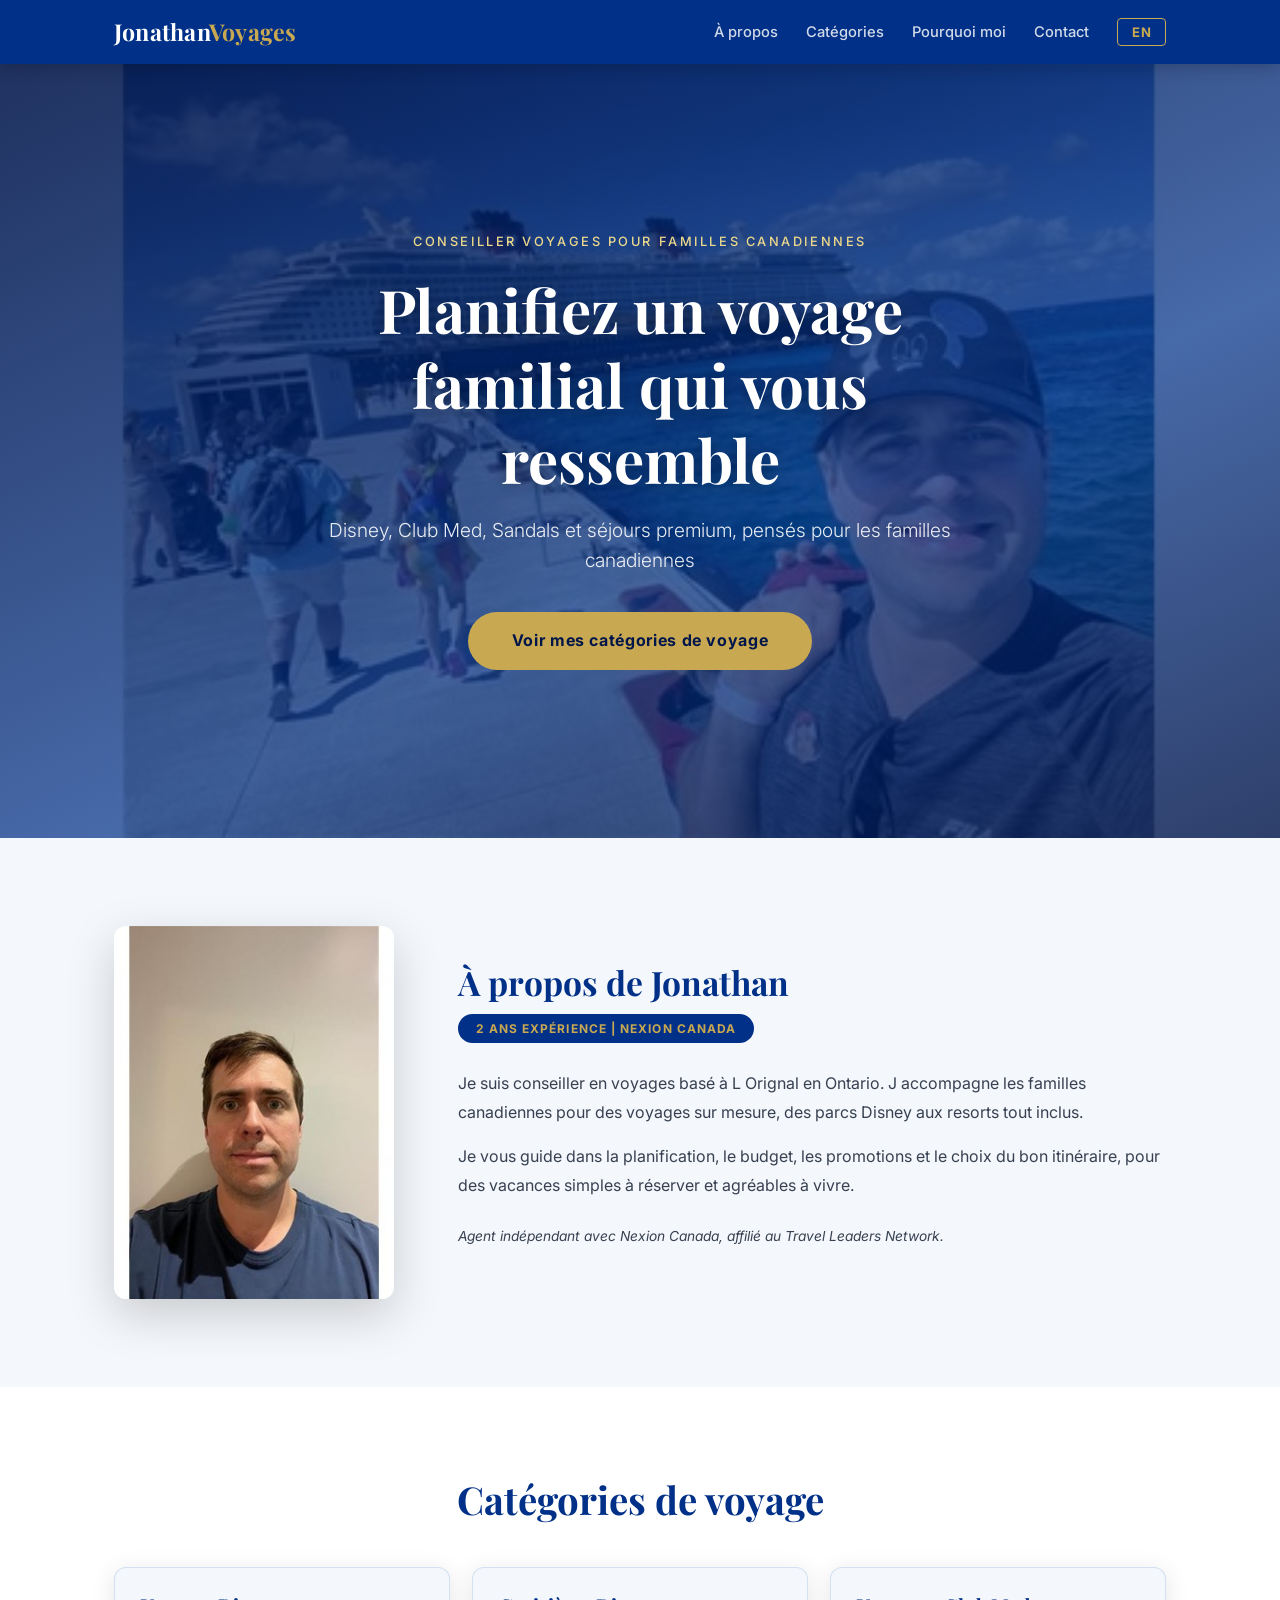
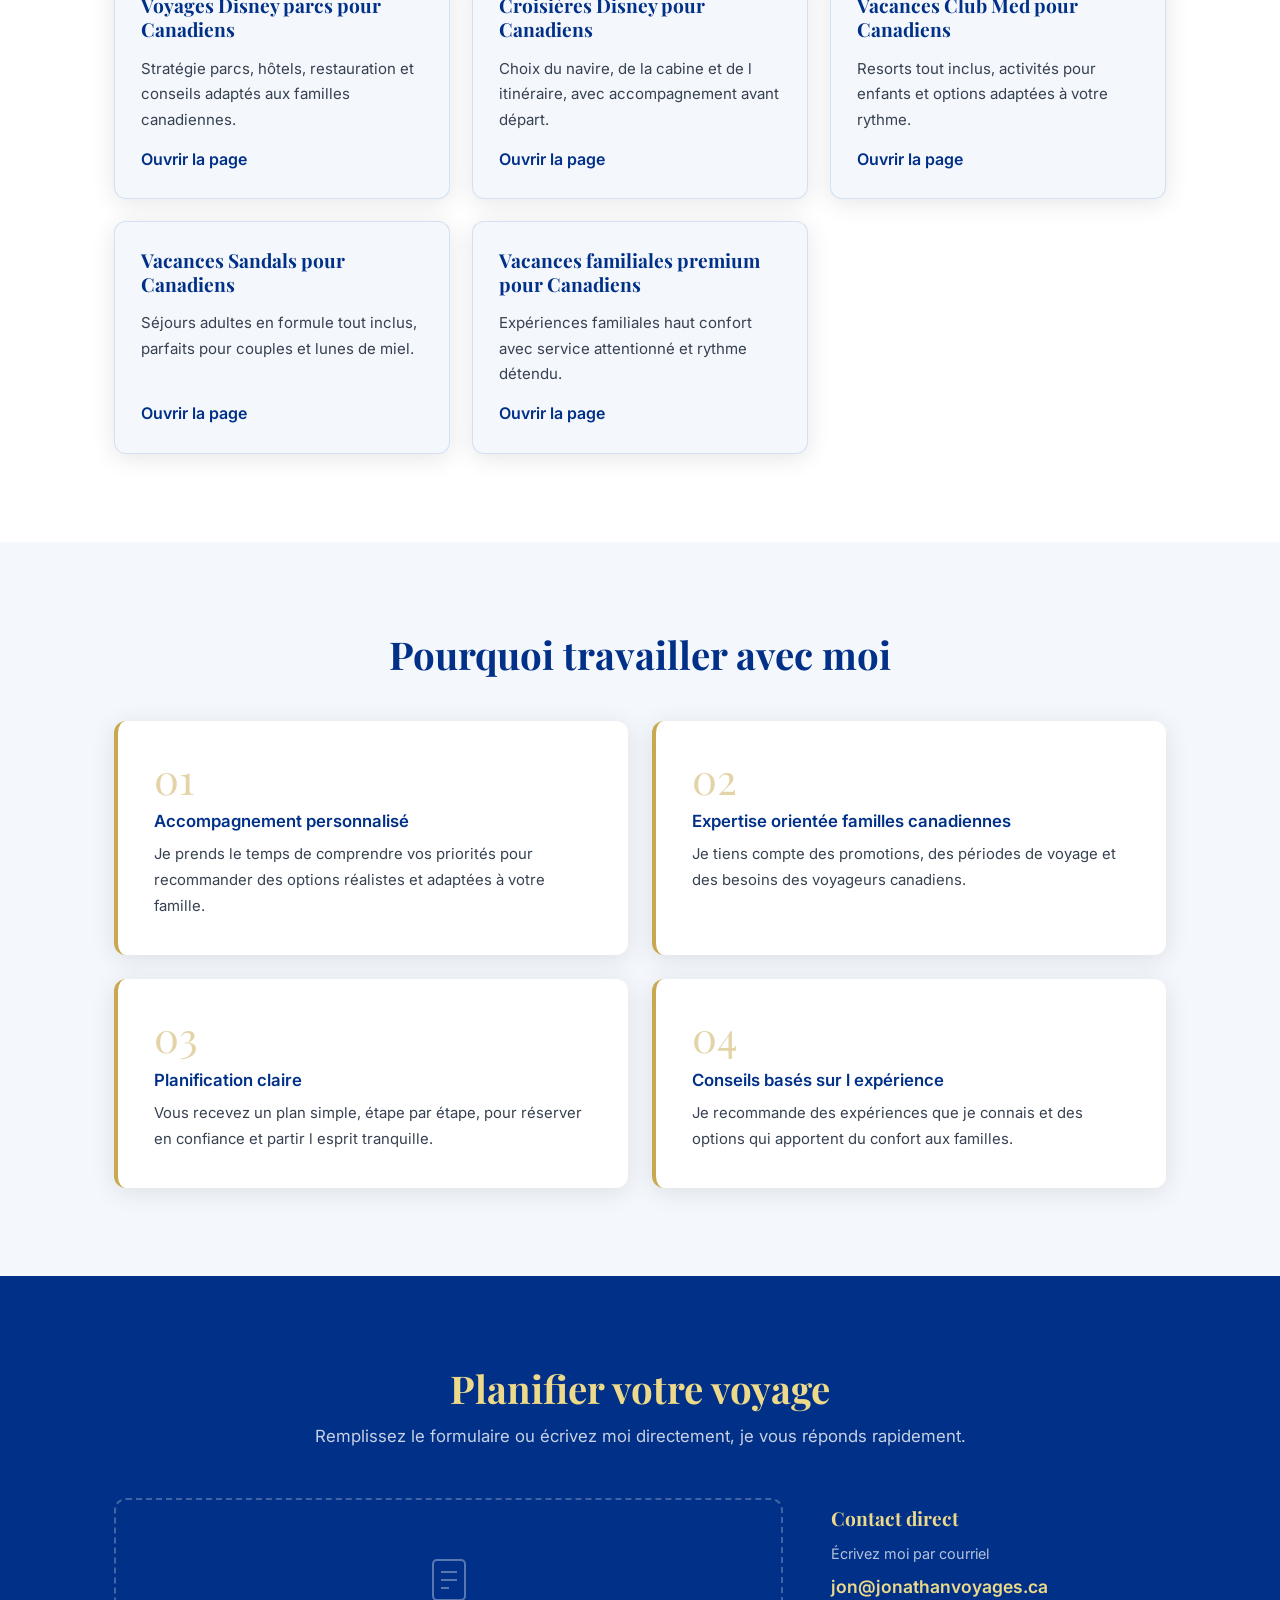
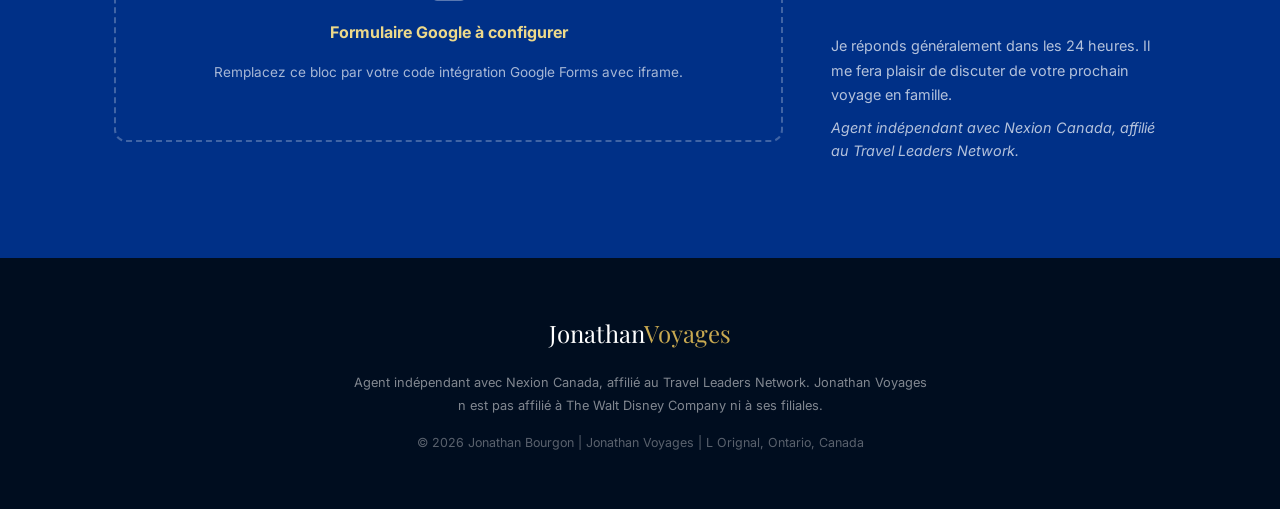
<file: index.html>
<!DOCTYPE html>
<html lang="fr">
<head>
  <meta charset="UTF-8">
  <meta name="viewport" content="width=device-width, initial-scale=1.0">
  <title>Jonathan Voyages | Conseiller voyages familles canadiennes</title>
  <meta name="description" content="Jonathan Bourgon accompagne les familles canadiennes pour les voyages Disney, Club Med, Sandals et séjours premium.">
  <link rel="preconnect" href="https://fonts.googleapis.com">
  <link rel="preconnect" href="https://fonts.gstatic.com" crossorigin>
  <link href="https://fonts.googleapis.com/css2?family=Playfair+Display:wght@400;700&family=Inter:wght@300;400;500;600&display=swap" rel="stylesheet">
  <link rel="stylesheet" href="styles.css">
</head>
<body>
  <header class="site-header">
    <nav class="nav-inner">
      <a href="#hero" class="logo">Jonathan<span>Voyages</span></a>
      <button class="hamburger" id="hamburger" aria-label="Menu" aria-expanded="false">
        <span></span><span></span><span></span>
      </button>
      <ul class="nav-links" id="nav-links">
        <li><a href="#about" data-i18n="nav_about">À propos</a></li>
        <li><a href="#destinations" data-i18n="nav_destinations">Catégories</a></li>
        <li><a href="#why" data-i18n="nav_why">Pourquoi moi</a></li>
        <li><a href="#contact" data-i18n="nav_contact">Contact</a></li>
        <li><button class="lang-toggle" id="lang-toggle" data-i18n="lang_toggle">EN</button></li>
      </ul>
    </nav>
  </header>

  <section id="hero" class="hero">
    <div class="hero-overlay"></div>
    <div class="hero-content">
      <p class="hero-eyebrow" data-i18n="hero_eyebrow">Conseiller voyages pour familles canadiennes</p>
      <h1 data-i18n="hero_title">Planifiez un voyage familial qui vous ressemble</h1>
      <p class="hero-sub" data-i18n="hero_sub">Disney, Club Med, Sandals et séjours premium, pensés pour les familles canadiennes</p>
      <a href="#destinations" class="btn-primary" data-i18n="hero_cta">Voir mes catégories de voyage</a>
    </div>
  </section>

  <section id="about" class="section about-section">
    <div class="container about-grid">
      <div class="about-photo">
        <img src="assets/images/jonathan-portrait.jpg" alt="Jonathan Bourgon conseiller en voyages" loading="lazy">
      </div>
      <div class="about-text">
        <h2 data-i18n="about_heading">À propos de Jonathan</h2>
        <span class="badge" data-i18n="about_badge">2 ans expérience | Nexion Canada</span>
        <p data-i18n="about_p1">Je suis conseiller en voyages basé à L Orignal en Ontario. J accompagne les familles canadiennes pour des voyages sur mesure, des parcs Disney aux resorts tout inclus.</p>
        <p data-i18n="about_p2">Je vous guide dans la planification, le budget, les promotions et le choix du bon itinéraire, pour des vacances simples à réserver et agréables à vivre.</p>
        <p class="about-affil" data-i18n="about_affil">Agent indépendant avec Nexion Canada, affilié au Travel Leaders Network.</p>
      </div>
    </div>
  </section>

  <section id="destinations" class="section destinations-section">
    <div class="container">
      <h2 class="section-heading" data-i18n="dest_heading">Catégories de voyage</h2>
      <div class="dest-grid">
        <article class="dest-card">
          <h3 data-i18n="dest_disneyparks_title">Voyages Disney parcs pour Canadiens</h3>
          <p data-i18n="dest_disneyparks_desc">Stratégie parcs, hôtels, restauration et conseils adaptés aux familles canadiennes.</p>
          <a class="card-link" href="disneyparkscanada.html" data-i18n="dest_card_cta">Ouvrir la page</a>
        </article>
        <article class="dest-card">
          <h3 data-i18n="dest_disneycruises_title">Croisières Disney pour Canadiens</h3>
          <p data-i18n="dest_disneycruises_desc">Choix du navire, de la cabine et de l itinéraire, avec accompagnement avant départ.</p>
          <a class="card-link" href="disneycruisescanada.html" data-i18n="dest_card_cta">Ouvrir la page</a>
        </article>
        <article class="dest-card">
          <h3 data-i18n="dest_clubmed_title">Vacances Club Med pour Canadiens</h3>
          <p data-i18n="dest_clubmed_desc">Resorts tout inclus, activités pour enfants et options adaptées à votre rythme.</p>
          <a class="card-link" href="clubmedcanada.html" data-i18n="dest_card_cta">Ouvrir la page</a>
        </article>
        <article class="dest-card">
          <h3 data-i18n="dest_sandals_title">Vacances Sandals pour Canadiens</h3>
          <p data-i18n="dest_sandals_desc">Séjours adultes en formule tout inclus, parfaits pour couples et lunes de miel.</p>
          <a class="card-link" href="sandalscanada.html" data-i18n="dest_card_cta">Ouvrir la page</a>
        </article>
        <article class="dest-card">
          <h3 data-i18n="dest_premium_title">Vacances familiales premium pour Canadiens</h3>
          <p data-i18n="dest_premium_desc">Expériences familiales haut confort avec service attentionné et rythme détendu.</p>
          <a class="card-link" href="premiumfamilyvacationscanada.html" data-i18n="dest_card_cta">Ouvrir la page</a>
        </article>
      </div>
    </div>
  </section>

  <section id="why" class="section why-section">
    <div class="container">
      <h2 class="section-heading" data-i18n="why_heading">Pourquoi travailler avec moi</h2>
      <div class="why-grid">
        <div class="why-card">
          <div class="why-num">01</div>
          <h3 data-i18n="why_1_title">Accompagnement personnalisé</h3>
          <p data-i18n="why_1_desc">Je prends le temps de comprendre vos priorités pour recommander des options réalistes et adaptées à votre famille.</p>
        </div>
        <div class="why-card">
          <div class="why-num">02</div>
          <h3 data-i18n="why_2_title">Expertise orientée familles canadiennes</h3>
          <p data-i18n="why_2_desc">Je tiens compte des promotions, des périodes de voyage et des besoins des voyageurs canadiens.</p>
        </div>
        <div class="why-card">
          <div class="why-num">03</div>
          <h3 data-i18n="why_3_title">Planification claire</h3>
          <p data-i18n="why_3_desc">Vous recevez un plan simple, étape par étape, pour réserver en confiance et partir l esprit tranquille.</p>
        </div>
        <div class="why-card">
          <div class="why-num">04</div>
          <h3 data-i18n="why_4_title">Conseils basés sur l expérience</h3>
          <p data-i18n="why_4_desc">Je recommande des expériences que je connais et des options qui apportent du confort aux familles.</p>
        </div>
      </div>
    </div>
  </section>

  <section id="contact" class="section contact-section">
    <div class="container">
      <h2 class="section-heading" data-i18n="contact_heading">Planifier votre voyage</h2>
      <p class="contact-sub" data-i18n="contact_sub">Remplissez le formulaire ou écrivez moi directement, je vous réponds rapidement.</p>
      <div class="contact-grid">
        <div class="form-wrapper">
          <div class="form-placeholder" id="form-placeholder">
            <svg width="48" height="48" viewBox="0 0 48 48" fill="none" xmlns="http://www.w3.org/2000/svg" aria-hidden="true">
              <rect x="8" y="4" width="32" height="40" rx="4" stroke="currentColor" stroke-width="2" fill="none"/>
              <line x1="16" y1="16" x2="32" y2="16" stroke="currentColor" stroke-width="2"/>
              <line x1="16" y1="24" x2="32" y2="24" stroke="currentColor" stroke-width="2"/>
              <line x1="16" y1="32" x2="24" y2="32" stroke="currentColor" stroke-width="2"/>
            </svg>
            <p><strong data-i18n="form_placeholder_title">Formulaire Google à configurer</strong></p>
            <p data-i18n="form_placeholder_text">Remplacez ce bloc par votre code intégration Google Forms avec iframe.</p>
          </div>
        </div>

        <div class="contact-info">
          <h3 data-i18n="contact_direct_heading">Contact direct</h3>
          <p data-i18n="contact_email_label">Écrivez moi par courriel</p>
          <a href="mailto:jon@jonathanvoyages.ca" class="email-link">jon@jonathanvoyages.ca</a>
          <p class="contact-note" data-i18n="contact_note">Je réponds généralement dans les 24 heures. Il me fera plaisir de discuter de votre prochain voyage en famille.</p>
          <p class="contact-affil" data-i18n="about_affil">Agent indépendant avec Nexion Canada, affilié au Travel Leaders Network.</p>
        </div>
      </div>
    </div>
  </section>

  <footer class="site-footer">
    <div class="container">
      <p class="footer-logo">Jonathan<span>Voyages</span></p>
      <p class="footer-indie" data-i18n="footer_indie">Agent indépendant avec Nexion Canada, affilié au Travel Leaders Network. Jonathan Voyages n est pas affilié à The Walt Disney Company ni à ses filiales.</p>
      <p class="footer-copy" data-i18n="footer_copy">© 2026 Jonathan Bourgon | Jonathan Voyages | L Orignal, Ontario, Canada</p>
    </div>
  </footer>

  <script src="script.js"></script>
</body>
</html>
</file>
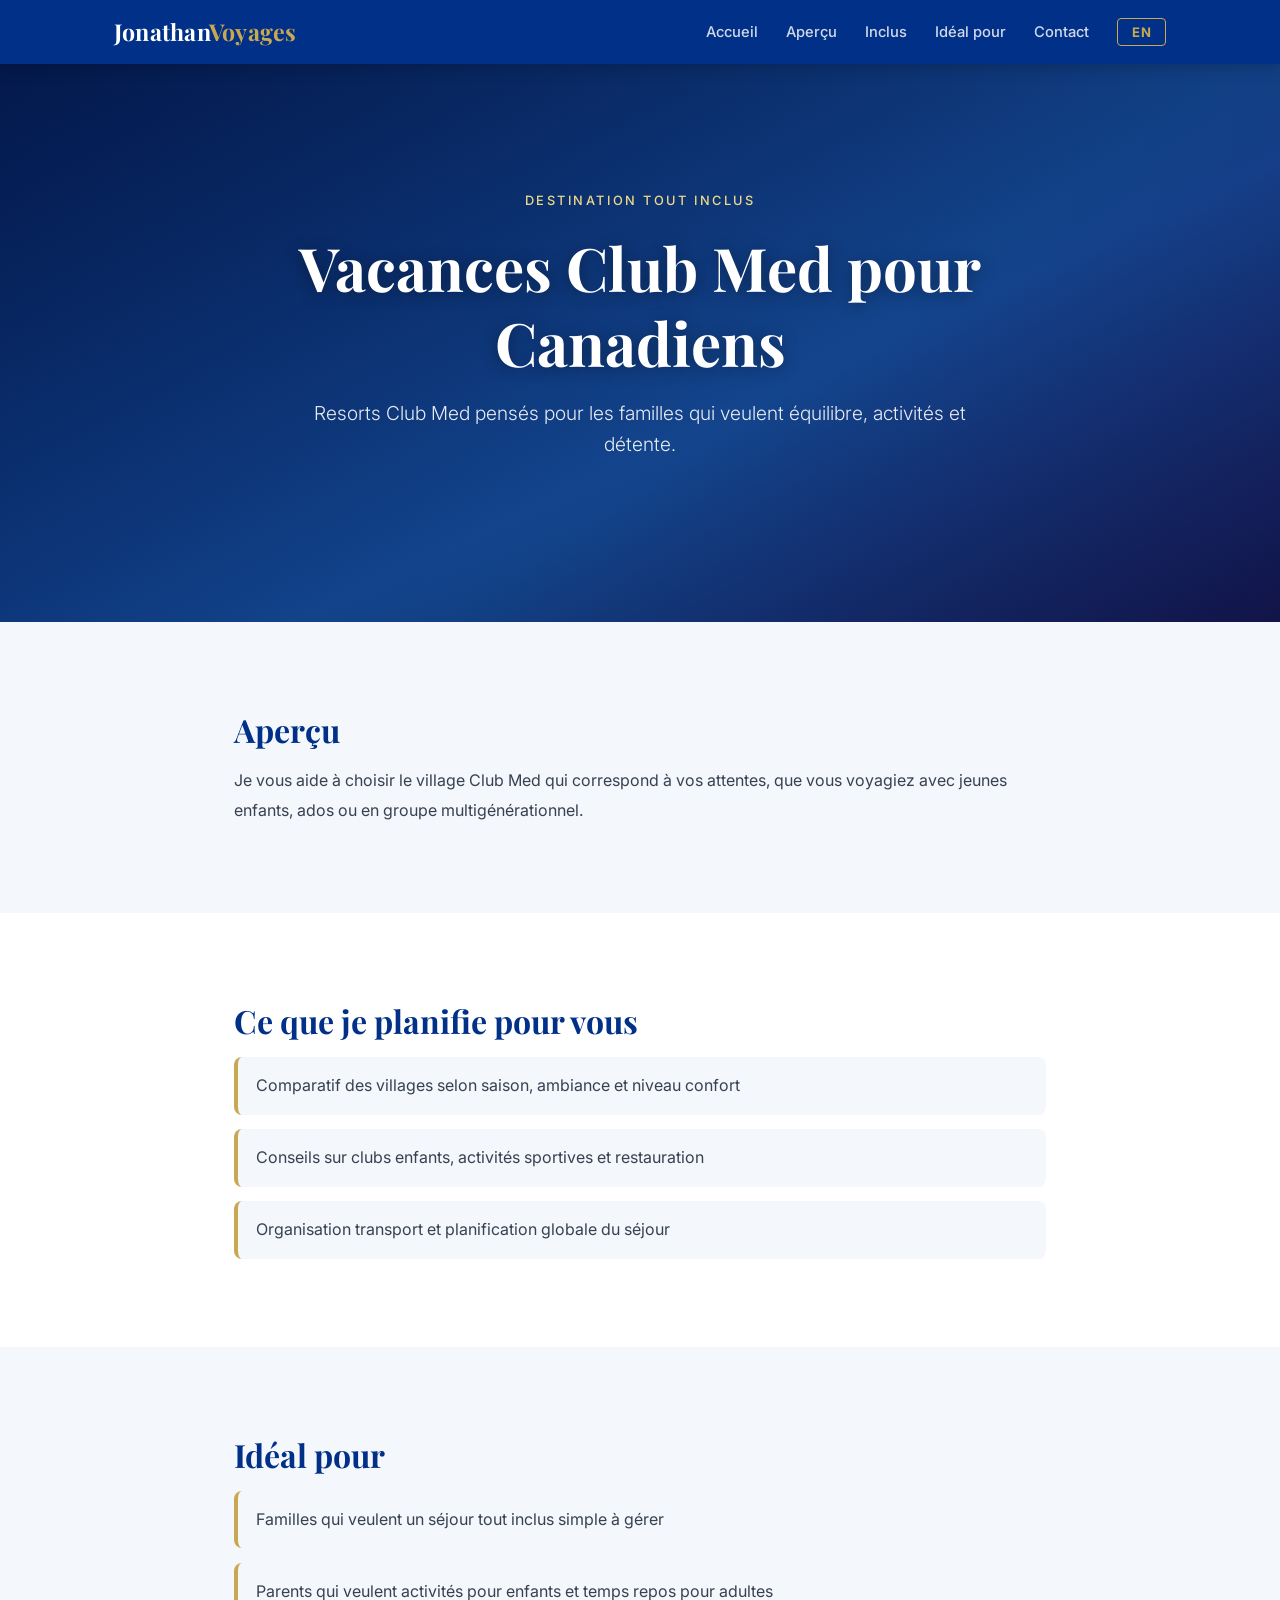
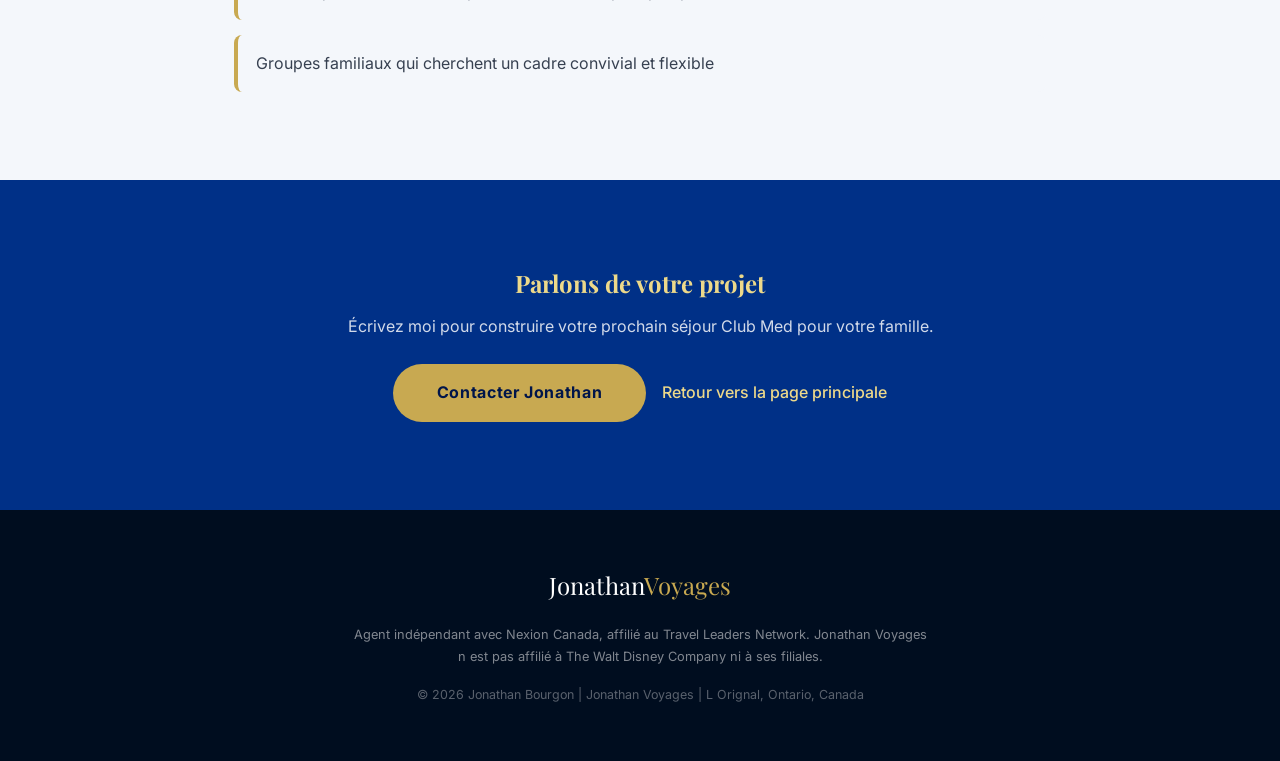
<file: clubmedcanada.html>
<!DOCTYPE html>
<html lang="fr">
<head>
  <meta charset="UTF-8">
  <meta name="viewport" content="width=device-width, initial-scale=1.0">
  <title>Vacances Club Med pour Canadiens | Jonathan Voyages</title>
  <meta name="description" content="Planification Club Med pour familles canadiennes avec Jonathan Voyages.">
  <link rel="preconnect" href="https://fonts.googleapis.com">
  <link rel="preconnect" href="https://fonts.gstatic.com" crossorigin>
  <link href="https://fonts.googleapis.com/css2?family=Playfair+Display:wght@400;700&family=Inter:wght@300;400;500;600&display=swap" rel="stylesheet">
  <link rel="stylesheet" href="styles.css">
</head>
<body class="landing-page page-clubmed">
  <header class="site-header"><nav class="nav-inner"><a href="index.html" class="logo">Jonathan<span>Voyages</span></a><button class="hamburger" id="hamburger" aria-label="Menu" aria-expanded="false"><span></span><span></span><span></span></button><ul class="nav-links" id="nav-links"><li><a href="index.html" data-i18n="nav_home">Accueil</a></li><li><a href="#overview" data-i18n="nav_overview">Aperçu</a></li><li><a href="#included" data-i18n="nav_included">Inclus</a></li><li><a href="#bestfor" data-i18n="nav_bestfor">Idéal pour</a></li><li><a href="#contact" data-i18n="nav_contact">Contact</a></li><li><button class="lang-toggle" id="lang-toggle" data-i18n="lang_toggle">EN</button></li></ul></nav></header>
  <section class="landing-hero"><div class="hero-overlay"></div><div class="hero-content"><p class="hero-eyebrow" data-i18n="lp_cm_eyebrow">Destination tout inclus</p><h1 data-i18n="lp_cm_title">Vacances Club Med pour Canadiens</h1><p class="hero-sub" data-i18n="lp_cm_sub">Resorts Club Med pensés pour les familles qui veulent équilibre, activités et détente.</p></div></section>
  <main>
    <section id="overview" class="section about-section"><div class="container landing-content"><h2 data-i18n="lp_overview_heading">Aperçu</h2><p data-i18n="lp_cm_overview_text">Je vous aide à choisir le village Club Med qui correspond à vos attentes, que vous voyagiez avec jeunes enfants, ados ou en groupe multigénérationnel.</p></div></section>
    <section id="included" class="section destinations-section"><div class="container landing-content"><h2 data-i18n="lp_included_heading">Ce que je planifie pour vous</h2><ul class="landing-list"><li data-i18n="lp_cm_inc1">Comparatif des villages selon saison, ambiance et niveau confort</li><li data-i18n="lp_cm_inc2">Conseils sur clubs enfants, activités sportives et restauration</li><li data-i18n="lp_cm_inc3">Organisation transport et planification globale du séjour</li></ul></div></section>
    <section id="bestfor" class="section why-section"><div class="container landing-content"><h2 data-i18n="lp_bestfor_heading">Idéal pour</h2><ul class="landing-list"><li data-i18n="lp_cm_best1">Familles qui veulent un séjour tout inclus simple à gérer</li><li data-i18n="lp_cm_best2">Parents qui veulent activités pour enfants et temps repos pour adultes</li><li data-i18n="lp_cm_best3">Groupes familiaux qui cherchent un cadre convivial et flexible</li></ul></div></section>
    <section id="contact" class="section contact-section"><div class="container landing-cta"><h2 data-i18n="lp_contact_heading">Parlons de votre projet</h2><p data-i18n="lp_cm_contact_text">Écrivez moi pour construire votre prochain séjour Club Med pour votre famille.</p><a href="mailto:jon@jonathanvoyages.ca" class="btn-primary" data-i18n="lp_contact_cta">Contacter Jonathan</a><a href="index.html" class="back-link" data-i18n="lp_back_home">Retour vers la page principale</a></div></section>
  </main>
  <footer class="site-footer"><div class="container"><p class="footer-logo">Jonathan<span>Voyages</span></p><p class="footer-indie" data-i18n="footer_indie">Agent indépendant avec Nexion Canada, affilié au Travel Leaders Network. Jonathan Voyages n est pas affilié à The Walt Disney Company ni à ses filiales.</p><p class="footer-copy" data-i18n="footer_copy">© 2026 Jonathan Bourgon | Jonathan Voyages | L Orignal, Ontario, Canada</p></div></footer>
  <script src="script.js"></script>
</body>
</html>
</file>
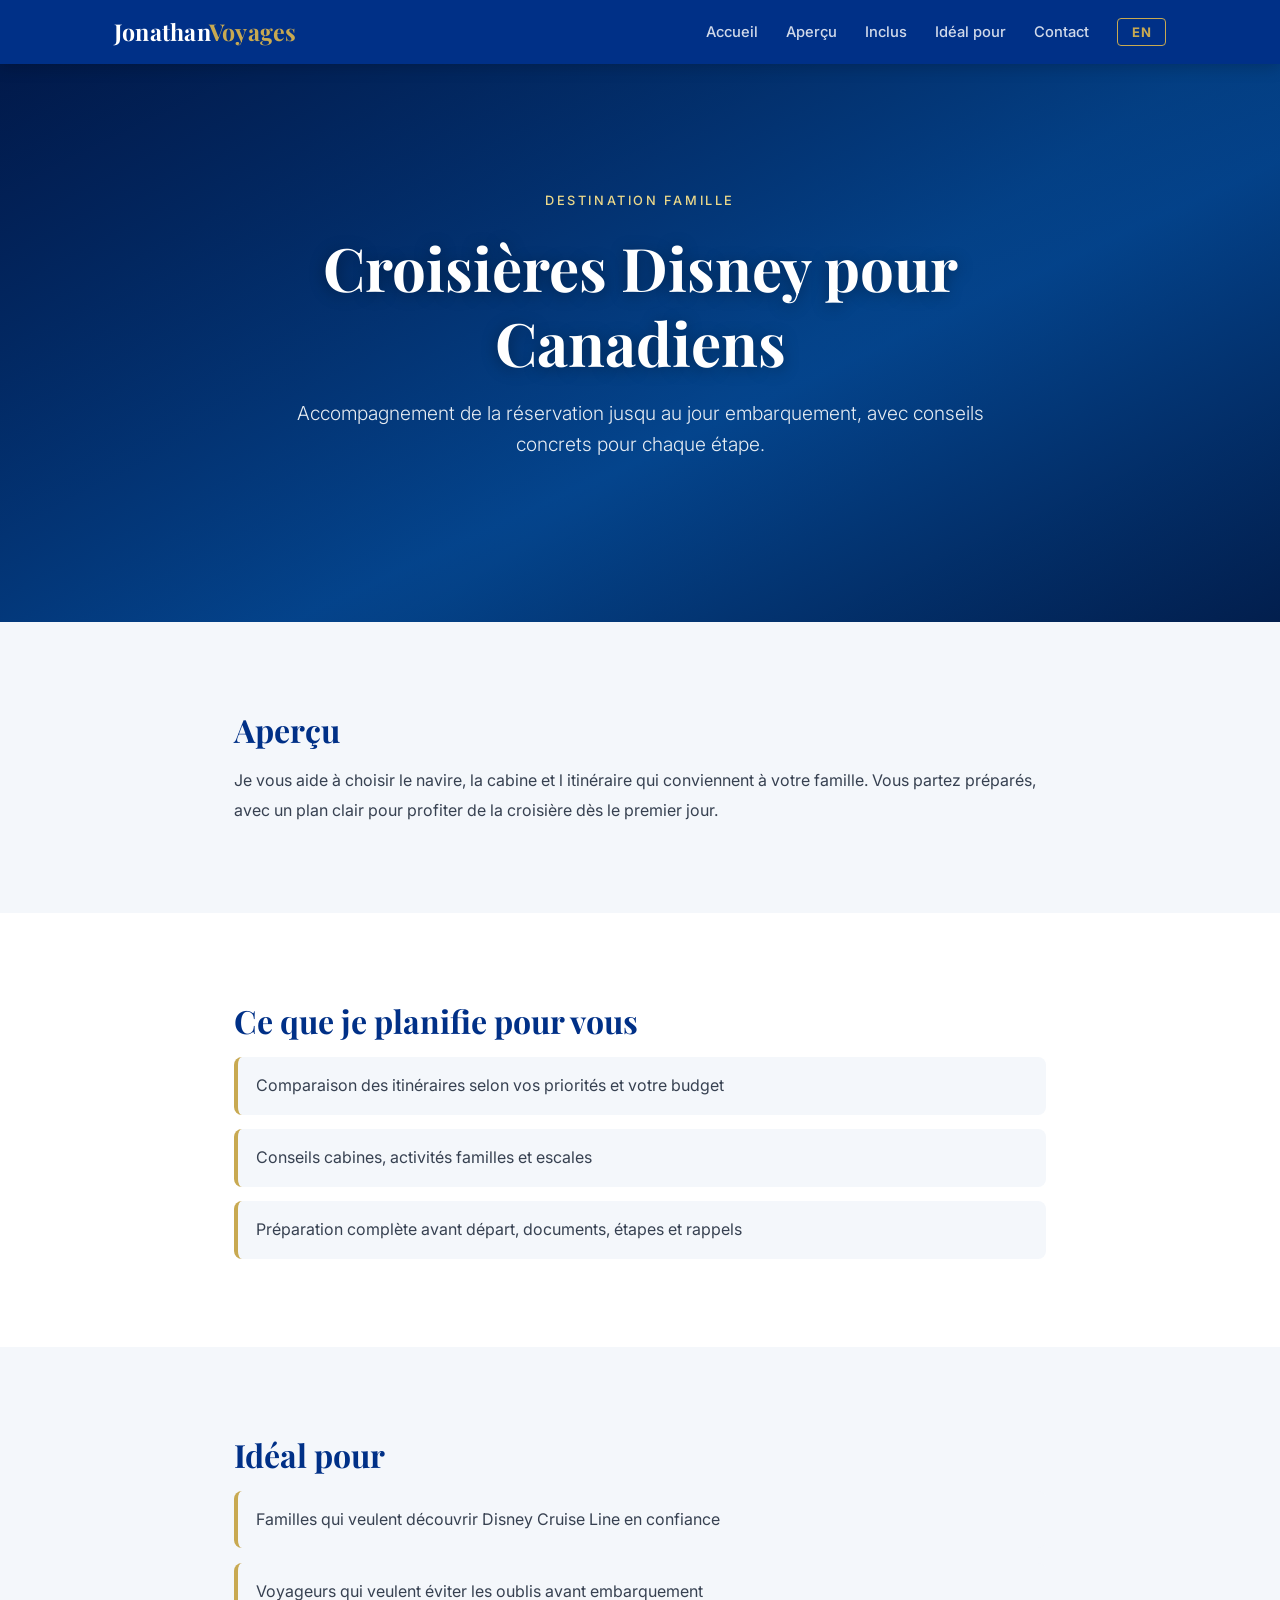
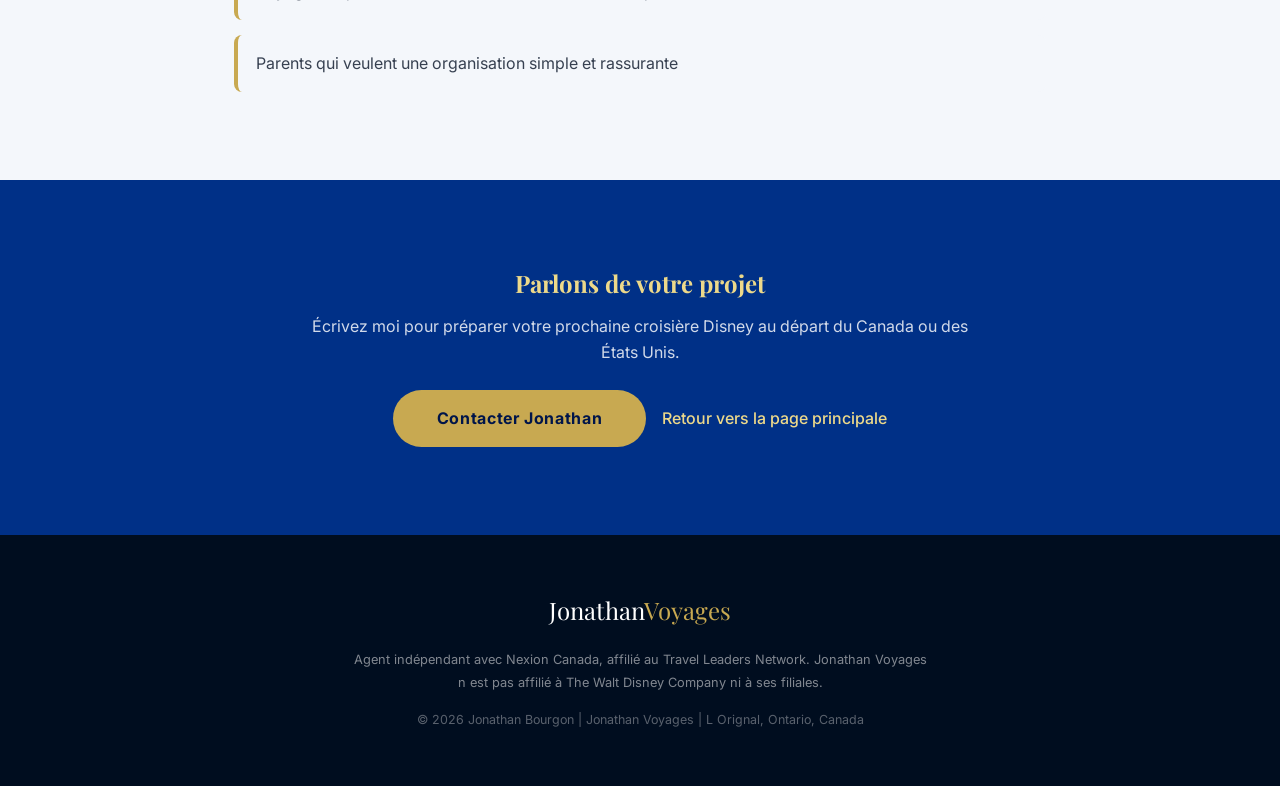
<file: disneycruisescanada.html>
<!DOCTYPE html>
<html lang="fr">
<head>
  <meta charset="UTF-8">
  <meta name="viewport" content="width=device-width, initial-scale=1.0">
  <title>Croisières Disney pour Canadiens | Jonathan Voyages</title>
  <meta name="description" content="Planification Disney Cruise Line pour familles canadiennes avec Jonathan Voyages.">
  <link rel="preconnect" href="https://fonts.googleapis.com">
  <link rel="preconnect" href="https://fonts.gstatic.com" crossorigin>
  <link href="https://fonts.googleapis.com/css2?family=Playfair+Display:wght@400;700&family=Inter:wght@300;400;500;600&display=swap" rel="stylesheet">
  <link rel="stylesheet" href="styles.css">
</head>
<body class="landing-page page-disneycruises">
  <header class="site-header"><nav class="nav-inner"><a href="index.html" class="logo">Jonathan<span>Voyages</span></a><button class="hamburger" id="hamburger" aria-label="Menu" aria-expanded="false"><span></span><span></span><span></span></button><ul class="nav-links" id="nav-links"><li><a href="index.html" data-i18n="nav_home">Accueil</a></li><li><a href="#overview" data-i18n="nav_overview">Aperçu</a></li><li><a href="#included" data-i18n="nav_included">Inclus</a></li><li><a href="#bestfor" data-i18n="nav_bestfor">Idéal pour</a></li><li><a href="#contact" data-i18n="nav_contact">Contact</a></li><li><button class="lang-toggle" id="lang-toggle" data-i18n="lang_toggle">EN</button></li></ul></nav></header>
  <section class="landing-hero"><div class="hero-overlay"></div><div class="hero-content"><p class="hero-eyebrow" data-i18n="lp_dc_eyebrow">Destination famille</p><h1 data-i18n="lp_dc_title">Croisières Disney pour Canadiens</h1><p class="hero-sub" data-i18n="lp_dc_sub">Accompagnement de la réservation jusqu au jour embarquement, avec conseils concrets pour chaque étape.</p></div></section>
  <main>
    <section id="overview" class="section about-section"><div class="container landing-content"><h2 data-i18n="lp_overview_heading">Aperçu</h2><p data-i18n="lp_dc_overview_text">Je vous aide à choisir le navire, la cabine et l itinéraire qui conviennent à votre famille. Vous partez préparés, avec un plan clair pour profiter de la croisière dès le premier jour.</p></div></section>
    <section id="included" class="section destinations-section"><div class="container landing-content"><h2 data-i18n="lp_included_heading">Ce que je planifie pour vous</h2><ul class="landing-list"><li data-i18n="lp_dc_inc1">Comparaison des itinéraires selon vos priorités et votre budget</li><li data-i18n="lp_dc_inc2">Conseils cabines, activités familles et escales</li><li data-i18n="lp_dc_inc3">Préparation complète avant départ, documents, étapes et rappels</li></ul></div></section>
    <section id="bestfor" class="section why-section"><div class="container landing-content"><h2 data-i18n="lp_bestfor_heading">Idéal pour</h2><ul class="landing-list"><li data-i18n="lp_dc_best1">Familles qui veulent découvrir Disney Cruise Line en confiance</li><li data-i18n="lp_dc_best2">Voyageurs qui veulent éviter les oublis avant embarquement</li><li data-i18n="lp_dc_best3">Parents qui veulent une organisation simple et rassurante</li></ul></div></section>
    <section id="contact" class="section contact-section"><div class="container landing-cta"><h2 data-i18n="lp_contact_heading">Parlons de votre projet</h2><p data-i18n="lp_dc_contact_text">Écrivez moi pour préparer votre prochaine croisière Disney au départ du Canada ou des États Unis.</p><a href="mailto:jon@jonathanvoyages.ca" class="btn-primary" data-i18n="lp_contact_cta">Contacter Jonathan</a><a href="index.html" class="back-link" data-i18n="lp_back_home">Retour vers la page principale</a></div></section>
  </main>
  <footer class="site-footer"><div class="container"><p class="footer-logo">Jonathan<span>Voyages</span></p><p class="footer-indie" data-i18n="footer_indie">Agent indépendant avec Nexion Canada, affilié au Travel Leaders Network. Jonathan Voyages n est pas affilié à The Walt Disney Company ni à ses filiales.</p><p class="footer-copy" data-i18n="footer_copy">© 2026 Jonathan Bourgon | Jonathan Voyages | L Orignal, Ontario, Canada</p></div></footer>
  <script src="script.js"></script>
</body>
</html>
</file>
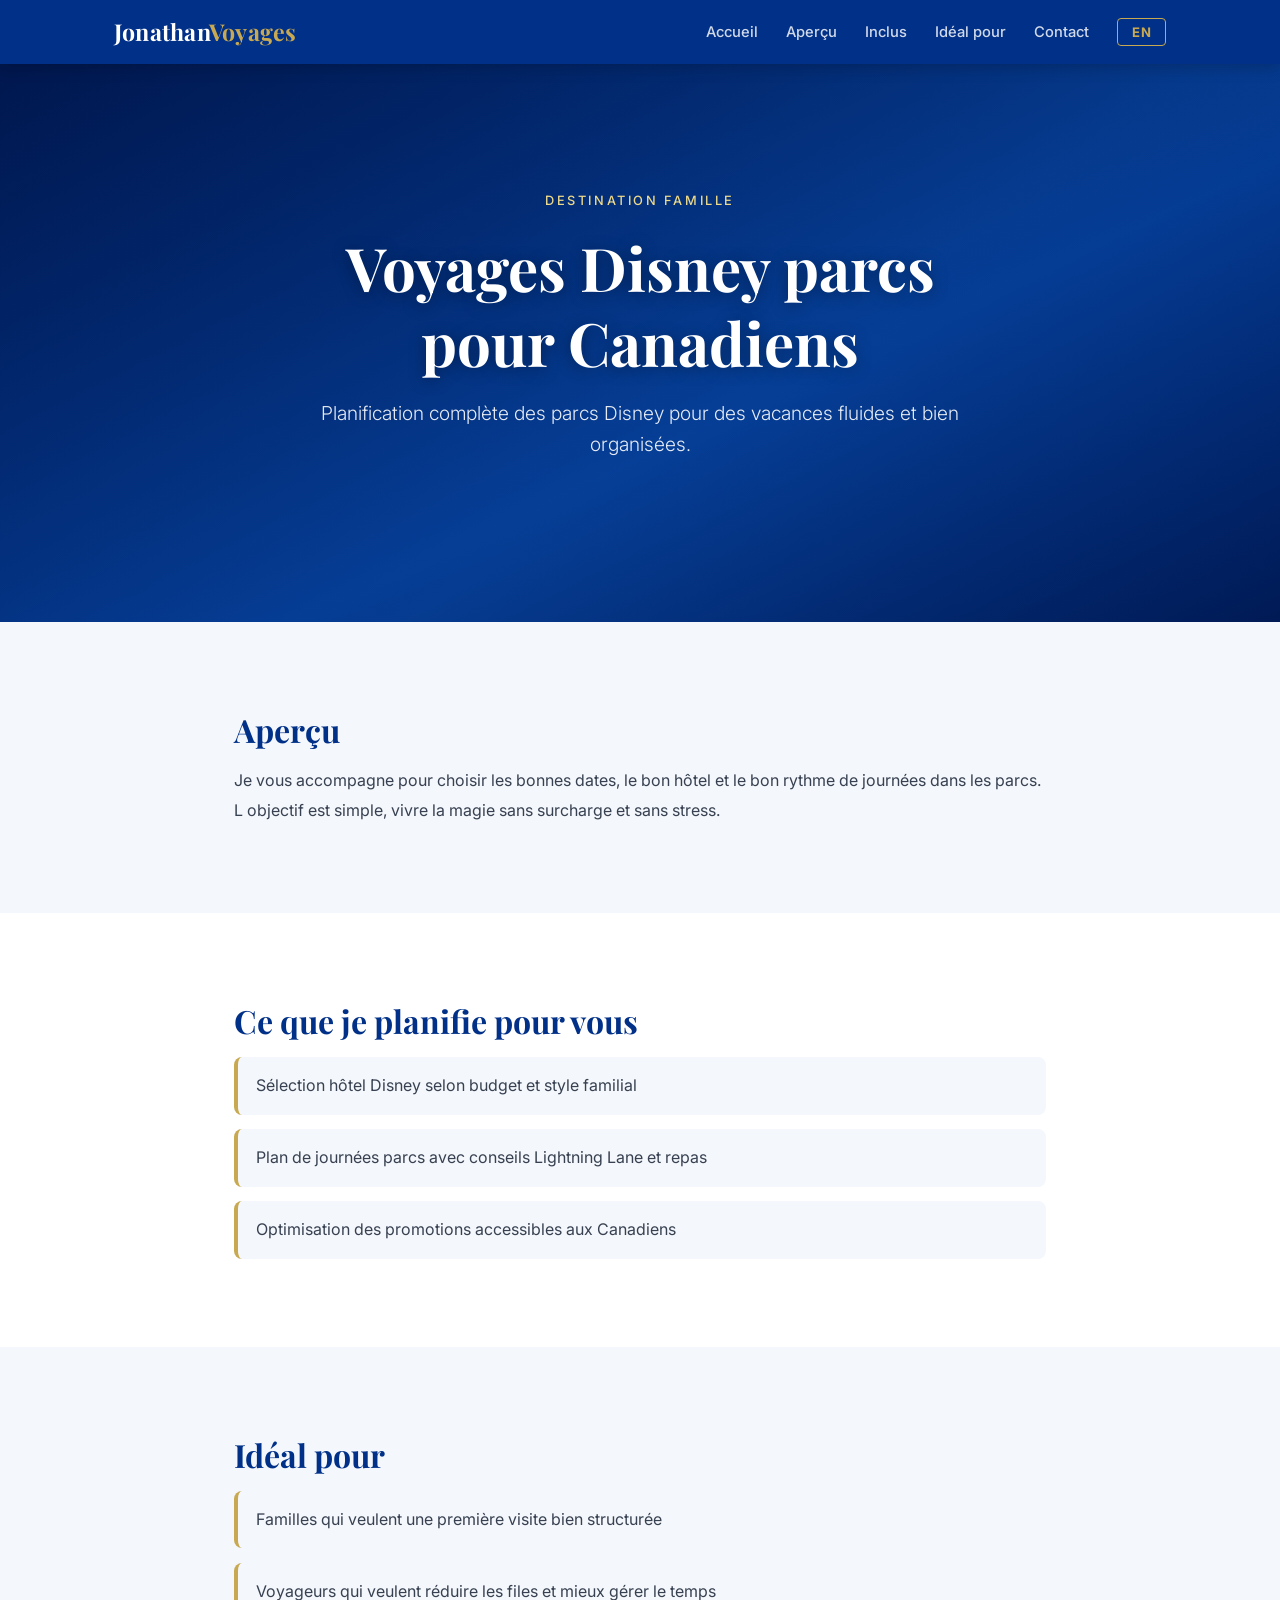
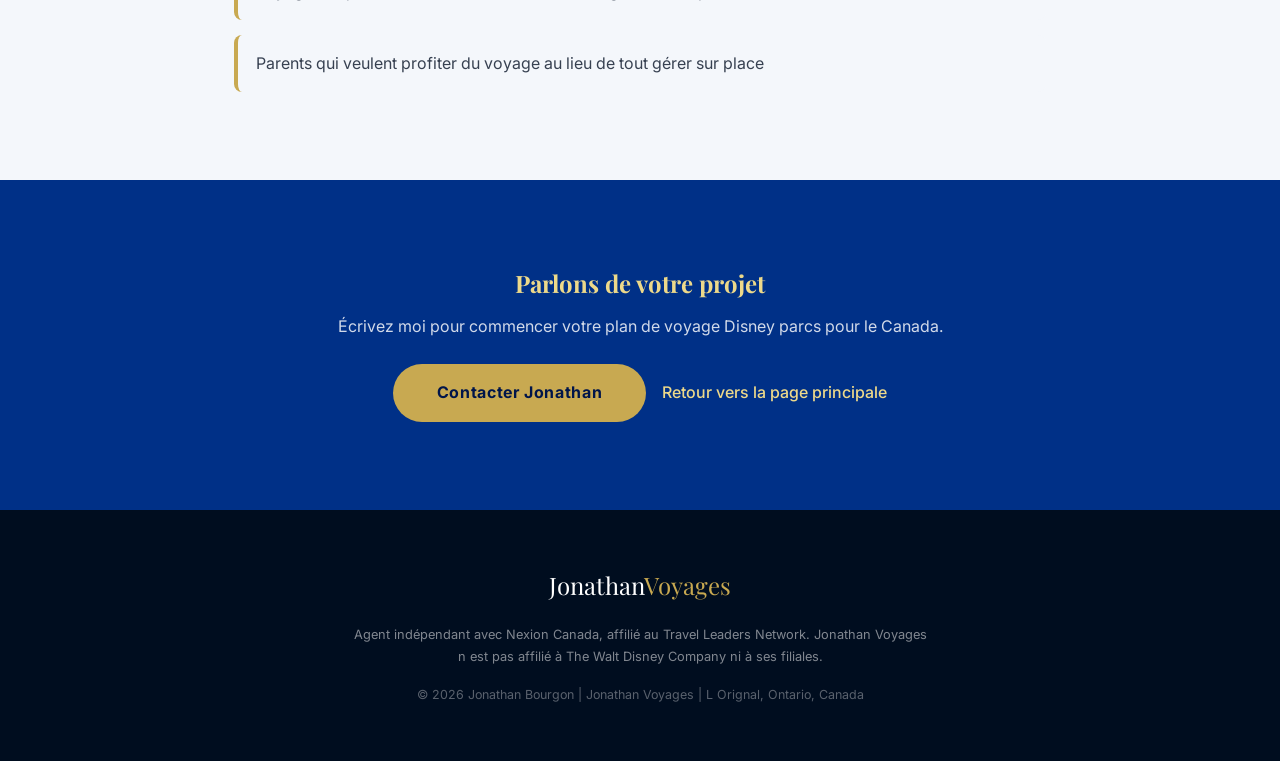
<file: disneyparkscanada.html>
<!DOCTYPE html>
<html lang="fr">
<head>
  <meta charset="UTF-8">
  <meta name="viewport" content="width=device-width, initial-scale=1.0">
  <title>Voyages Disney parcs pour Canadiens | Jonathan Voyages</title>
  <meta name="description" content="Planification Disney parcs pour familles canadiennes avec Jonathan Voyages.">
  <link rel="preconnect" href="https://fonts.googleapis.com">
  <link rel="preconnect" href="https://fonts.gstatic.com" crossorigin>
  <link href="https://fonts.googleapis.com/css2?family=Playfair+Display:wght@400;700&family=Inter:wght@300;400;500;600&display=swap" rel="stylesheet">
  <link rel="stylesheet" href="styles.css">
</head>
<body class="landing-page page-disneyparks">
  <header class="site-header">
    <nav class="nav-inner">
      <a href="index.html" class="logo">Jonathan<span>Voyages</span></a>
      <button class="hamburger" id="hamburger" aria-label="Menu" aria-expanded="false"><span></span><span></span><span></span></button>
      <ul class="nav-links" id="nav-links">
        <li><a href="index.html" data-i18n="nav_home">Accueil</a></li>
        <li><a href="#overview" data-i18n="nav_overview">Aperçu</a></li>
        <li><a href="#included" data-i18n="nav_included">Inclus</a></li>
        <li><a href="#bestfor" data-i18n="nav_bestfor">Idéal pour</a></li>
        <li><a href="#contact" data-i18n="nav_contact">Contact</a></li>
        <li><button class="lang-toggle" id="lang-toggle" data-i18n="lang_toggle">EN</button></li>
      </ul>
    </nav>
  </header>
  <section class="landing-hero"><div class="hero-overlay"></div><div class="hero-content"><p class="hero-eyebrow" data-i18n="lp_dp_eyebrow">Destination famille</p><h1 data-i18n="lp_dp_title">Voyages Disney parcs pour Canadiens</h1><p class="hero-sub" data-i18n="lp_dp_sub">Planification complète des parcs Disney pour des vacances fluides et bien organisées.</p></div></section>
  <main>
    <section id="overview" class="section about-section"><div class="container landing-content"><h2 data-i18n="lp_overview_heading">Aperçu</h2><p data-i18n="lp_dp_overview_text">Je vous accompagne pour choisir les bonnes dates, le bon hôtel et le bon rythme de journées dans les parcs. L objectif est simple, vivre la magie sans surcharge et sans stress.</p></div></section>
    <section id="included" class="section destinations-section"><div class="container landing-content"><h2 data-i18n="lp_included_heading">Ce que je planifie pour vous</h2><ul class="landing-list"><li data-i18n="lp_dp_inc1">Sélection hôtel Disney selon budget et style familial</li><li data-i18n="lp_dp_inc2">Plan de journées parcs avec conseils Lightning Lane et repas</li><li data-i18n="lp_dp_inc3">Optimisation des promotions accessibles aux Canadiens</li></ul></div></section>
    <section id="bestfor" class="section why-section"><div class="container landing-content"><h2 data-i18n="lp_bestfor_heading">Idéal pour</h2><ul class="landing-list"><li data-i18n="lp_dp_best1">Familles qui veulent une première visite bien structurée</li><li data-i18n="lp_dp_best2">Voyageurs qui veulent réduire les files et mieux gérer le temps</li><li data-i18n="lp_dp_best3">Parents qui veulent profiter du voyage au lieu de tout gérer sur place</li></ul></div></section>
    <section id="contact" class="section contact-section"><div class="container landing-cta"><h2 data-i18n="lp_contact_heading">Parlons de votre projet</h2><p data-i18n="lp_dp_contact_text">Écrivez moi pour commencer votre plan de voyage Disney parcs pour le Canada.</p><a href="mailto:jon@jonathanvoyages.ca" class="btn-primary" data-i18n="lp_contact_cta">Contacter Jonathan</a><a href="index.html" class="back-link" data-i18n="lp_back_home">Retour vers la page principale</a></div></section>
  </main>
  <footer class="site-footer"><div class="container"><p class="footer-logo">Jonathan<span>Voyages</span></p><p class="footer-indie" data-i18n="footer_indie">Agent indépendant avec Nexion Canada, affilié au Travel Leaders Network. Jonathan Voyages n est pas affilié à The Walt Disney Company ni à ses filiales.</p><p class="footer-copy" data-i18n="footer_copy">© 2026 Jonathan Bourgon | Jonathan Voyages | L Orignal, Ontario, Canada</p></div></footer>
  <script src="script.js"></script>
</body>
</html>
</file>
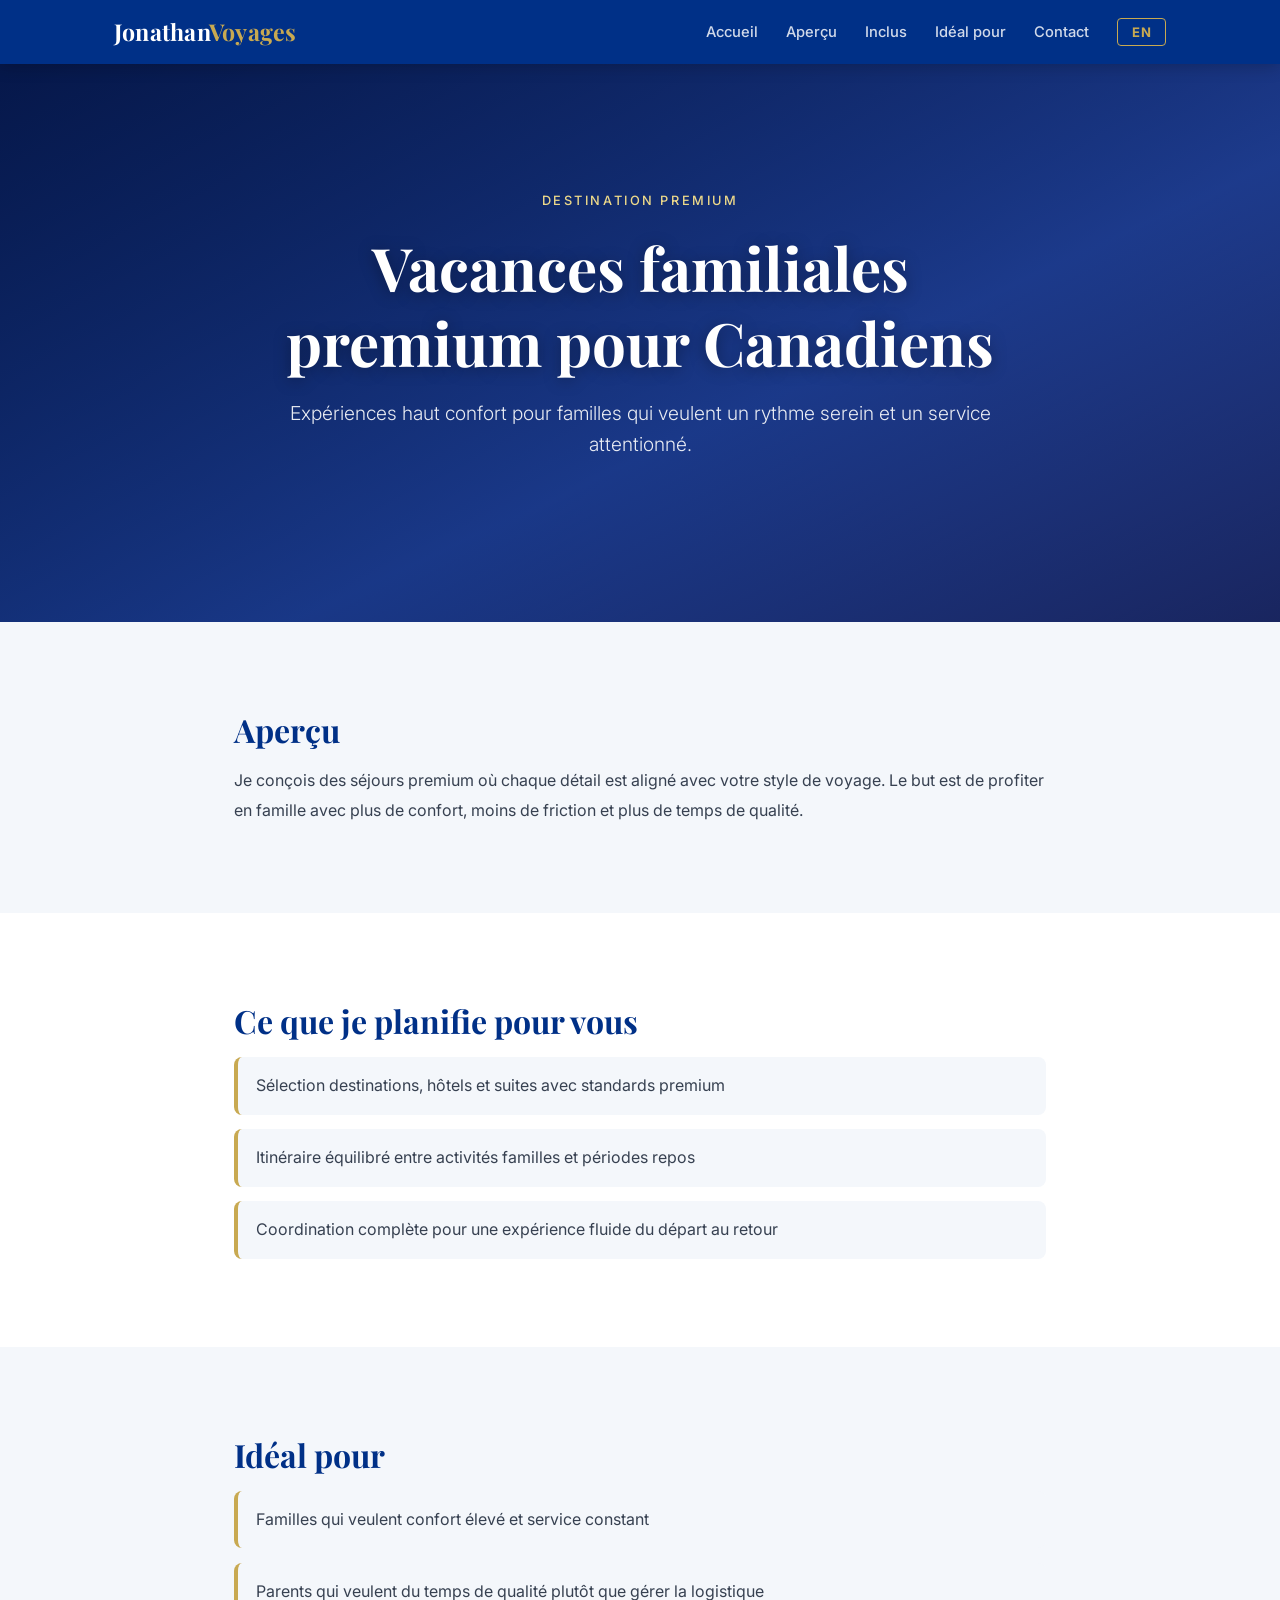
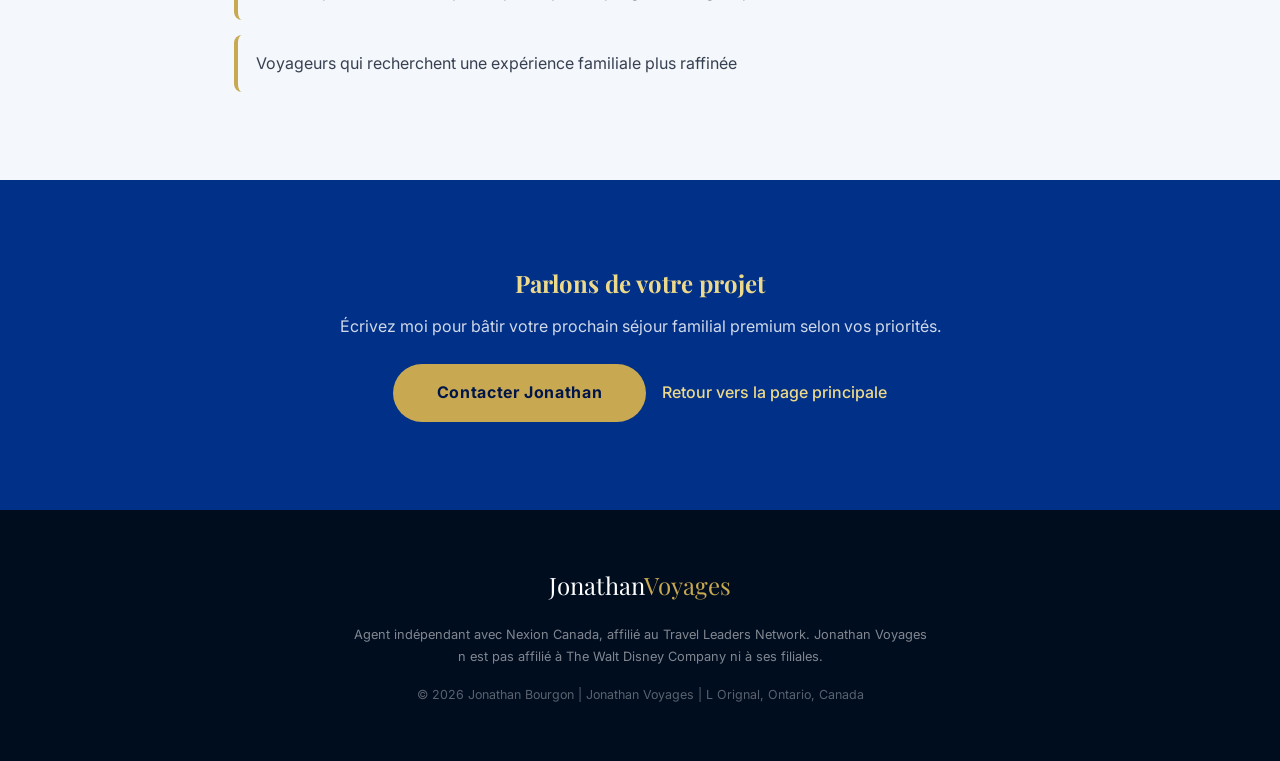
<file: premiumfamilyvacationscanada.html>
<!DOCTYPE html>
<html lang="fr">
<head>
  <meta charset="UTF-8">
  <meta name="viewport" content="width=device-width, initial-scale=1.0">
  <title>Vacances familiales premium pour Canadiens | Jonathan Voyages</title>
  <meta name="description" content="Planification de vacances familiales premium pour Canadiens avec Jonathan Voyages.">
  <link rel="preconnect" href="https://fonts.googleapis.com">
  <link rel="preconnect" href="https://fonts.gstatic.com" crossorigin>
  <link href="https://fonts.googleapis.com/css2?family=Playfair+Display:wght@400;700&family=Inter:wght@300;400;500;600&display=swap" rel="stylesheet">
  <link rel="stylesheet" href="styles.css">
</head>
<body class="landing-page page-premium">
  <header class="site-header"><nav class="nav-inner"><a href="index.html" class="logo">Jonathan<span>Voyages</span></a><button class="hamburger" id="hamburger" aria-label="Menu" aria-expanded="false"><span></span><span></span><span></span></button><ul class="nav-links" id="nav-links"><li><a href="index.html" data-i18n="nav_home">Accueil</a></li><li><a href="#overview" data-i18n="nav_overview">Aperçu</a></li><li><a href="#included" data-i18n="nav_included">Inclus</a></li><li><a href="#bestfor" data-i18n="nav_bestfor">Idéal pour</a></li><li><a href="#contact" data-i18n="nav_contact">Contact</a></li><li><button class="lang-toggle" id="lang-toggle" data-i18n="lang_toggle">EN</button></li></ul></nav></header>
  <section class="landing-hero"><div class="hero-overlay"></div><div class="hero-content"><p class="hero-eyebrow" data-i18n="lp_pf_eyebrow">Destination premium</p><h1 data-i18n="lp_pf_title">Vacances familiales premium pour Canadiens</h1><p class="hero-sub" data-i18n="lp_pf_sub">Expériences haut confort pour familles qui veulent un rythme serein et un service attentionné.</p></div></section>
  <main>
    <section id="overview" class="section about-section"><div class="container landing-content"><h2 data-i18n="lp_overview_heading">Aperçu</h2><p data-i18n="lp_pf_overview_text">Je conçois des séjours premium où chaque détail est aligné avec votre style de voyage. Le but est de profiter en famille avec plus de confort, moins de friction et plus de temps de qualité.</p></div></section>
    <section id="included" class="section destinations-section"><div class="container landing-content"><h2 data-i18n="lp_included_heading">Ce que je planifie pour vous</h2><ul class="landing-list"><li data-i18n="lp_pf_inc1">Sélection destinations, hôtels et suites avec standards premium</li><li data-i18n="lp_pf_inc2">Itinéraire équilibré entre activités familles et périodes repos</li><li data-i18n="lp_pf_inc3">Coordination complète pour une expérience fluide du départ au retour</li></ul></div></section>
    <section id="bestfor" class="section why-section"><div class="container landing-content"><h2 data-i18n="lp_bestfor_heading">Idéal pour</h2><ul class="landing-list"><li data-i18n="lp_pf_best1">Familles qui veulent confort élevé et service constant</li><li data-i18n="lp_pf_best2">Parents qui veulent du temps de qualité plutôt que gérer la logistique</li><li data-i18n="lp_pf_best3">Voyageurs qui recherchent une expérience familiale plus raffinée</li></ul></div></section>
    <section id="contact" class="section contact-section"><div class="container landing-cta"><h2 data-i18n="lp_contact_heading">Parlons de votre projet</h2><p data-i18n="lp_pf_contact_text">Écrivez moi pour bâtir votre prochain séjour familial premium selon vos priorités.</p><a href="mailto:jon@jonathanvoyages.ca" class="btn-primary" data-i18n="lp_contact_cta">Contacter Jonathan</a><a href="index.html" class="back-link" data-i18n="lp_back_home">Retour vers la page principale</a></div></section>
  </main>
  <footer class="site-footer"><div class="container"><p class="footer-logo">Jonathan<span>Voyages</span></p><p class="footer-indie" data-i18n="footer_indie">Agent indépendant avec Nexion Canada, affilié au Travel Leaders Network. Jonathan Voyages n est pas affilié à The Walt Disney Company ni à ses filiales.</p><p class="footer-copy" data-i18n="footer_copy">© 2026 Jonathan Bourgon | Jonathan Voyages | L Orignal, Ontario, Canada</p></div></footer>
  <script src="script.js"></script>
</body>
</html>
</file>
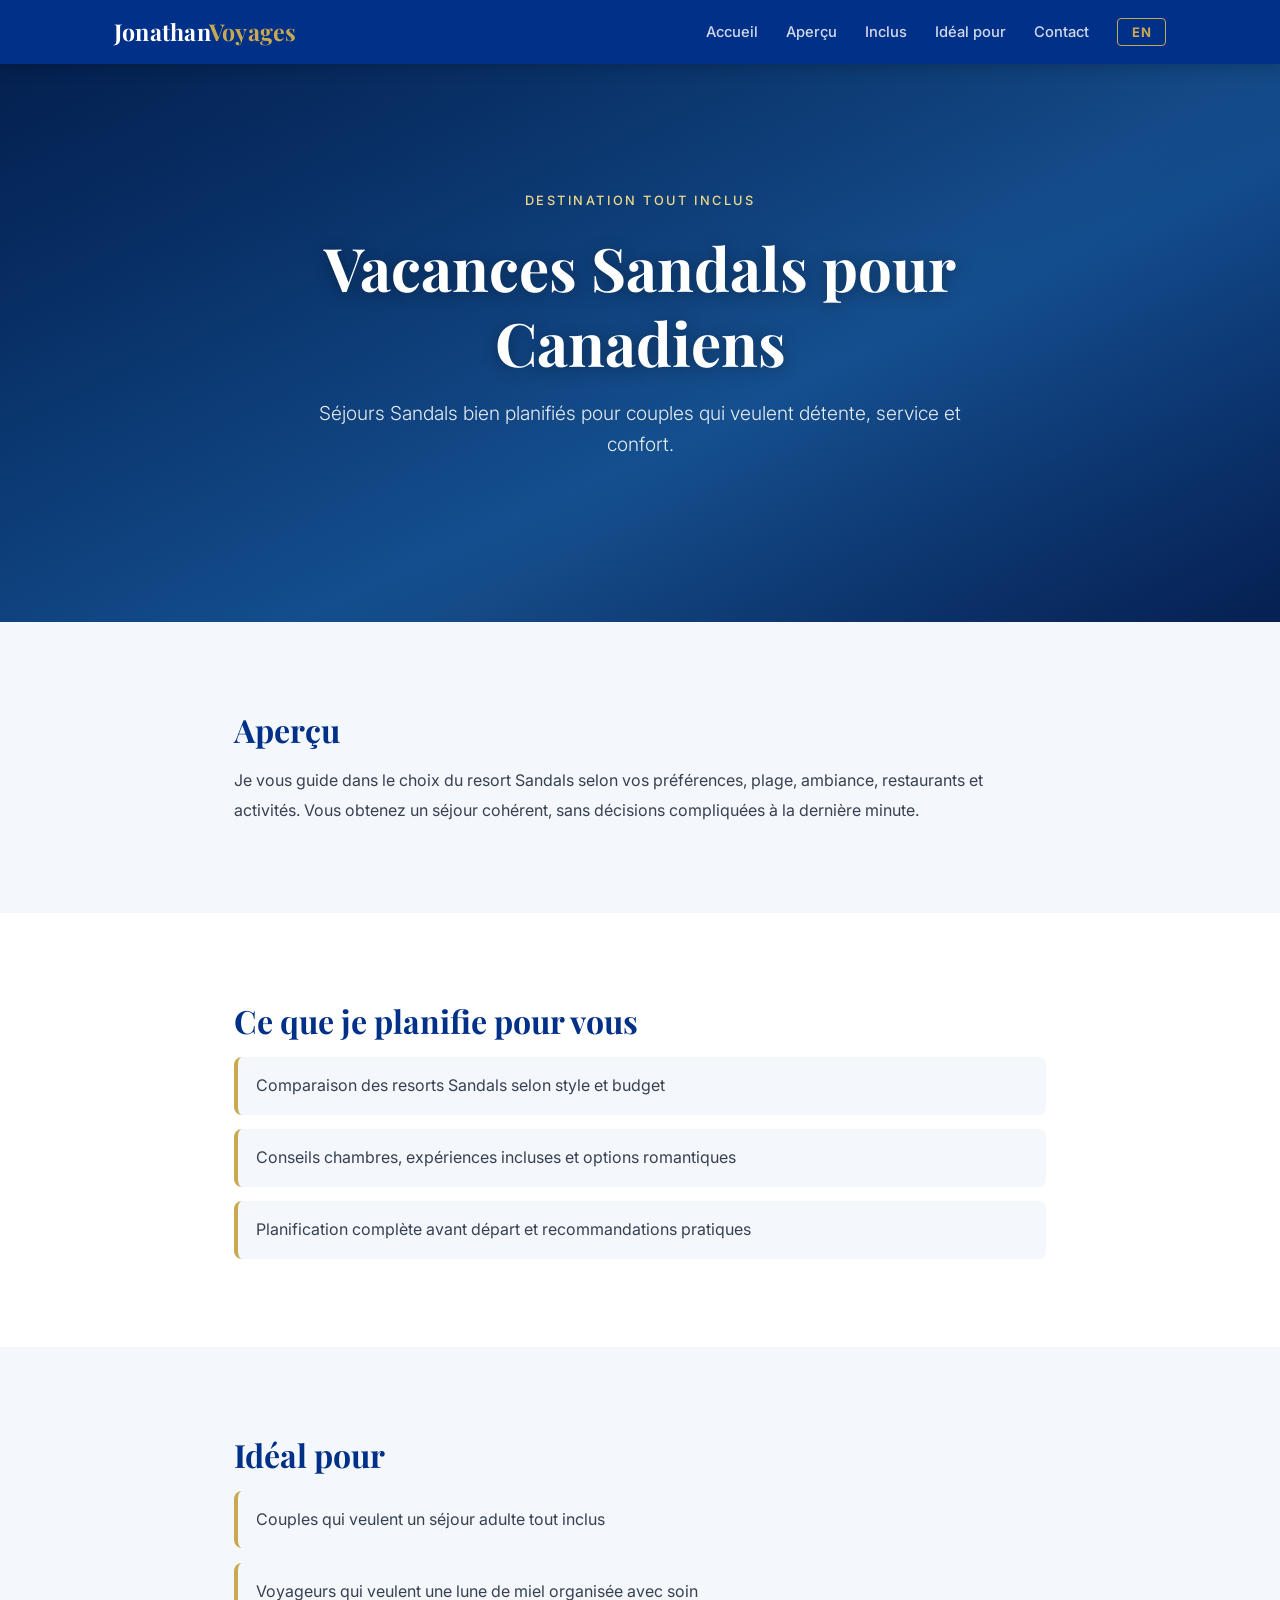
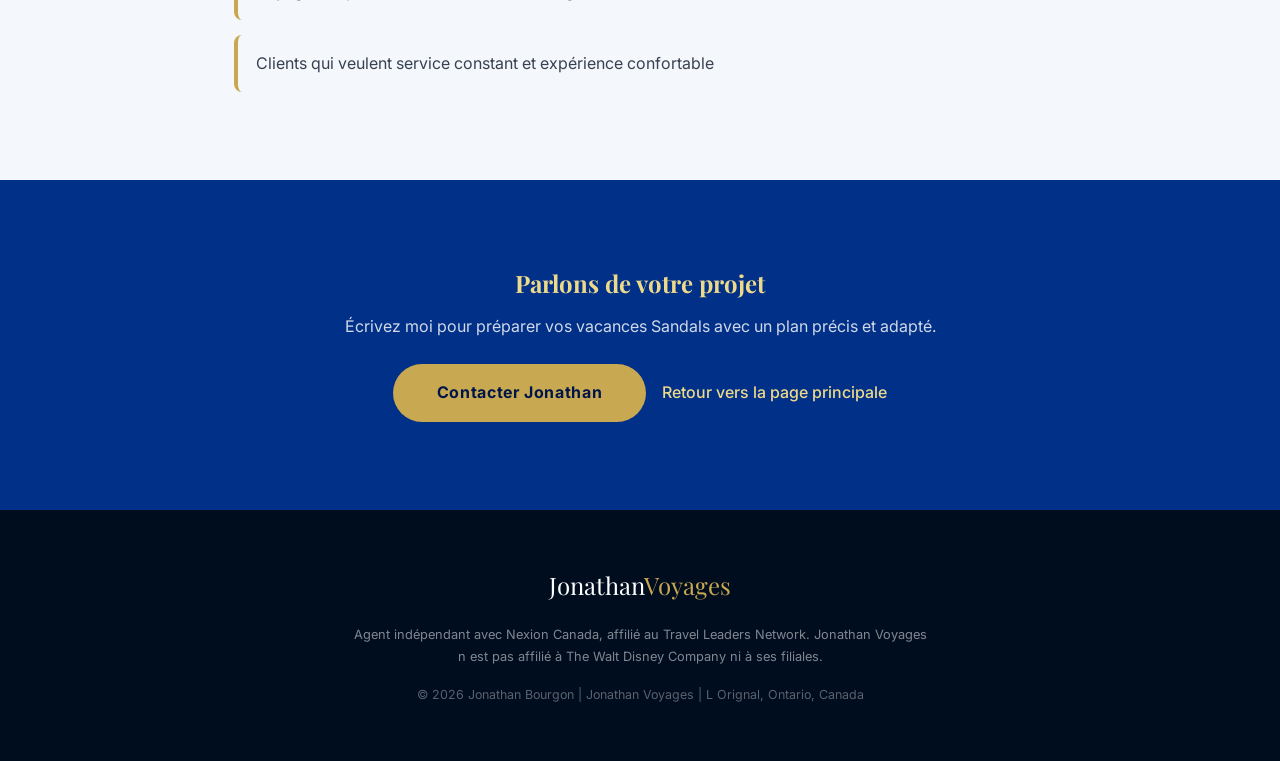
<file: sandalscanada.html>
<!DOCTYPE html>
<html lang="fr">
<head>
  <meta charset="UTF-8">
  <meta name="viewport" content="width=device-width, initial-scale=1.0">
  <title>Vacances Sandals pour Canadiens | Jonathan Voyages</title>
  <meta name="description" content="Planification Sandals pour voyageurs canadiens avec Jonathan Voyages.">
  <link rel="preconnect" href="https://fonts.googleapis.com">
  <link rel="preconnect" href="https://fonts.gstatic.com" crossorigin>
  <link href="https://fonts.googleapis.com/css2?family=Playfair+Display:wght@400;700&family=Inter:wght@300;400;500;600&display=swap" rel="stylesheet">
  <link rel="stylesheet" href="styles.css">
</head>
<body class="landing-page page-sandals">
  <header class="site-header"><nav class="nav-inner"><a href="index.html" class="logo">Jonathan<span>Voyages</span></a><button class="hamburger" id="hamburger" aria-label="Menu" aria-expanded="false"><span></span><span></span><span></span></button><ul class="nav-links" id="nav-links"><li><a href="index.html" data-i18n="nav_home">Accueil</a></li><li><a href="#overview" data-i18n="nav_overview">Aperçu</a></li><li><a href="#included" data-i18n="nav_included">Inclus</a></li><li><a href="#bestfor" data-i18n="nav_bestfor">Idéal pour</a></li><li><a href="#contact" data-i18n="nav_contact">Contact</a></li><li><button class="lang-toggle" id="lang-toggle" data-i18n="lang_toggle">EN</button></li></ul></nav></header>
  <section class="landing-hero"><div class="hero-overlay"></div><div class="hero-content"><p class="hero-eyebrow" data-i18n="lp_sa_eyebrow">Destination tout inclus</p><h1 data-i18n="lp_sa_title">Vacances Sandals pour Canadiens</h1><p class="hero-sub" data-i18n="lp_sa_sub">Séjours Sandals bien planifiés pour couples qui veulent détente, service et confort.</p></div></section>
  <main>
    <section id="overview" class="section about-section"><div class="container landing-content"><h2 data-i18n="lp_overview_heading">Aperçu</h2><p data-i18n="lp_sa_overview_text">Je vous guide dans le choix du resort Sandals selon vos préférences, plage, ambiance, restaurants et activités. Vous obtenez un séjour cohérent, sans décisions compliquées à la dernière minute.</p></div></section>
    <section id="included" class="section destinations-section"><div class="container landing-content"><h2 data-i18n="lp_included_heading">Ce que je planifie pour vous</h2><ul class="landing-list"><li data-i18n="lp_sa_inc1">Comparaison des resorts Sandals selon style et budget</li><li data-i18n="lp_sa_inc2">Conseils chambres, expériences incluses et options romantiques</li><li data-i18n="lp_sa_inc3">Planification complète avant départ et recommandations pratiques</li></ul></div></section>
    <section id="bestfor" class="section why-section"><div class="container landing-content"><h2 data-i18n="lp_bestfor_heading">Idéal pour</h2><ul class="landing-list"><li data-i18n="lp_sa_best1">Couples qui veulent un séjour adulte tout inclus</li><li data-i18n="lp_sa_best2">Voyageurs qui veulent une lune de miel organisée avec soin</li><li data-i18n="lp_sa_best3">Clients qui veulent service constant et expérience confortable</li></ul></div></section>
    <section id="contact" class="section contact-section"><div class="container landing-cta"><h2 data-i18n="lp_contact_heading">Parlons de votre projet</h2><p data-i18n="lp_sa_contact_text">Écrivez moi pour préparer vos vacances Sandals avec un plan précis et adapté.</p><a href="mailto:jon@jonathanvoyages.ca" class="btn-primary" data-i18n="lp_contact_cta">Contacter Jonathan</a><a href="index.html" class="back-link" data-i18n="lp_back_home">Retour vers la page principale</a></div></section>
  </main>
  <footer class="site-footer"><div class="container"><p class="footer-logo">Jonathan<span>Voyages</span></p><p class="footer-indie" data-i18n="footer_indie">Agent indépendant avec Nexion Canada, affilié au Travel Leaders Network. Jonathan Voyages n est pas affilié à The Walt Disney Company ni à ses filiales.</p><p class="footer-copy" data-i18n="footer_copy">© 2026 Jonathan Bourgon | Jonathan Voyages | L Orignal, Ontario, Canada</p></div></footer>
  <script src="script.js"></script>
</body>
</html>
</file>
<file: styles.css>
:root {
  --blue: #003087;
  --blue-mid: #1565c0;
  --blue-dark: #00154a;
  --gold: #c8a951;
  --gold-light: #edd98a;
  --white: #ffffff;
  --off-white: #f4f7fb;
  --dark: #111827;
  --text: #374151;
  --text-light: #6b7280;
  --radius: 12px;
  --shadow: 0 4px 24px rgba(0, 0, 0, 0.1);
}

*, *::before, *::after {
  box-sizing: border-box;
  margin: 0;
  padding: 0;
}

html {
  scroll-behavior: smooth;
}

body {
  font-family: 'Inter', -apple-system, BlinkMacSystemFont, 'Segoe UI', sans-serif;
  color: var(--text);
  background: var(--white);
  line-height: 1.6;
}

img {
  display: block;
  max-width: 100%;
}

a {
  color: inherit;
}

h1, h2, h3 {
  font-family: 'Playfair Display', Georgia, 'Times New Roman', serif;
  color: var(--dark);
  line-height: 1.25;
}

.container {
  max-width: 1100px;
  margin: 0 auto;
  padding: 0 1.5rem;
}

.section {
  padding: 5.5rem 0;
}

.section-heading {
  text-align: center;
  font-size: clamp(1.7rem, 3vw, 2.4rem);
  color: var(--blue);
  margin-bottom: 2.7rem;
}

.site-header {
  position: sticky;
  top: 0;
  z-index: 100;
  background: var(--blue);
  box-shadow: 0 2px 16px rgba(0, 0, 0, 0.22);
}

.nav-inner {
  max-width: 1100px;
  margin: 0 auto;
  padding: 0 1.5rem;
  display: flex;
  align-items: center;
  justify-content: space-between;
  height: 64px;
  position: relative;
}

.logo {
  font-family: 'Playfair Display', serif;
  font-size: 1.45rem;
  font-weight: 700;
  color: var(--white);
  text-decoration: none;
  letter-spacing: 0.01em;
  flex-shrink: 0;
}

.logo span {
  color: var(--gold);
}

.nav-links {
  list-style: none;
  display: flex;
  align-items: center;
  gap: 1.75rem;
}

.nav-links a {
  color: rgba(255, 255, 255, 0.82);
  text-decoration: none;
  font-size: 0.92rem;
  font-weight: 500;
  transition: color 0.2s;
}

.nav-links a:hover {
  color: var(--gold);
}

.lang-toggle {
  background: transparent;
  border: 1.5px solid var(--gold);
  color: var(--gold);
  padding: 0.3rem 0.85rem;
  border-radius: 4px;
  cursor: pointer;
  font-size: 0.82rem;
  font-weight: 700;
  letter-spacing: 0.06em;
  transition: background 0.2s, color 0.2s;
  font-family: inherit;
}

.lang-toggle:hover {
  background: var(--gold);
  color: var(--blue);
}

.hamburger {
  display: none;
  flex-direction: column;
  gap: 5px;
  background: none;
  border: none;
  cursor: pointer;
  padding: 6px;
}

.hamburger span {
  display: block;
  width: 24px;
  height: 2px;
  background: var(--white);
  border-radius: 2px;
  transition: transform 0.3s, opacity 0.3s;
}

.hamburger.open span:nth-child(1) {
  transform: translateY(7px) rotate(45deg);
}

.hamburger.open span:nth-child(2) {
  opacity: 0;
}

.hamburger.open span:nth-child(3) {
  transform: translateY(-7px) rotate(-45deg);
}

.hero,
.landing-hero {
  position: relative;
  min-height: 86vh;
  display: flex;
  align-items: center;
  justify-content: center;
  background: url('assets/images/jonathan-cruise-hero.jpg') center center / cover no-repeat;
}

.hero-overlay {
  position: absolute;
  inset: 0;
  background: linear-gradient(
    155deg,
    rgba(0, 21, 74, 0.88) 0%,
    rgba(0, 48, 135, 0.72) 60%,
    rgba(0, 21, 74, 0.82) 100%
  );
}

.hero-content {
  position: relative;
  z-index: 1;
  max-width: 760px;
  padding: 2rem 1.5rem;
  text-align: center;
  color: var(--white);
}

.hero-eyebrow {
  font-size: 0.8rem;
  letter-spacing: 0.2em;
  text-transform: uppercase;
  color: var(--gold-light);
  margin-bottom: 1.2rem;
  font-weight: 500;
}

.hero-content h1 {
  font-size: clamp(2.1rem, 5.5vw, 3.75rem);
  color: var(--white);
  margin-bottom: 1.1rem;
  text-shadow: 0 2px 16px rgba(0, 0, 0, 0.35);
}

.hero-sub {
  font-size: clamp(1rem, 2.2vw, 1.2rem);
  color: rgba(255, 255, 255, 0.9);
  margin-bottom: 2.25rem;
  font-weight: 300;
}

.btn-primary {
  display: inline-block;
  padding: 1rem 2.75rem;
  background: var(--gold);
  color: var(--blue-dark);
  font-weight: 700;
  text-decoration: none;
  border-radius: 50px;
  font-size: 1rem;
  letter-spacing: 0.04em;
  transition: background 0.25s, transform 0.2s, box-shadow 0.2s;
}

.btn-primary:hover {
  background: var(--gold-light);
  transform: translateY(-2px);
  box-shadow: 0 8px 28px rgba(200, 169, 81, 0.4);
}

.about-section {
  background: var(--off-white);
}

.about-grid {
  display: grid;
  grid-template-columns: 280px 1fr;
  gap: 4rem;
  align-items: center;
}

.about-photo img {
  width: 100%;
  aspect-ratio: 3 / 4;
  object-fit: cover;
  object-position: center top;
  border-radius: var(--radius);
  box-shadow: 0 16px 48px rgba(0, 0, 0, 0.18);
}

.about-text h2 {
  font-size: clamp(1.6rem, 2.8vw, 2.1rem);
  color: var(--blue);
  margin-bottom: 0.75rem;
}

.badge {
  display: inline-block;
  background: var(--blue);
  color: var(--gold);
  padding: 0.3rem 1.1rem;
  border-radius: 50px;
  font-size: 0.75rem;
  font-weight: 700;
  letter-spacing: 0.09em;
  text-transform: uppercase;
  margin-bottom: 1.6rem;
}

.about-text p {
  margin-bottom: 1rem;
  line-height: 1.8;
  color: var(--text);
}

.about-affil {
  font-size: 0.86rem;
  color: var(--text-light);
  font-style: italic;
  margin-top: 1.5rem;
}

.destinations-section {
  background: var(--white);
}

.dest-grid {
  display: grid;
  grid-template-columns: repeat(3, minmax(0, 1fr));
  gap: 1.4rem;
}

.dest-card {
  background: var(--off-white);
  border-radius: var(--radius);
  padding: 1.6rem;
  border: 1px solid rgba(21, 101, 192, 0.15);
  box-shadow: var(--shadow);
  display: flex;
  flex-direction: column;
  gap: 0.9rem;
}

.dest-card h3 {
  font-size: 1.2rem;
  color: var(--blue);
}

.dest-card p {
  color: var(--text);
  font-size: 0.94rem;
  line-height: 1.7;
  flex: 1;
}

.card-link {
  text-decoration: none;
  font-weight: 600;
  color: var(--blue);
}

.card-link:hover {
  color: var(--blue-mid);
}

.why-section {
  background: var(--off-white);
}

.why-grid {
  display: grid;
  grid-template-columns: 1fr 1fr;
  gap: 1.5rem;
}

.why-card {
  background: var(--white);
  border-radius: var(--radius);
  padding: 2.25rem;
  border-left: 4px solid var(--gold);
  box-shadow: var(--shadow);
  transition: transform 0.2s, box-shadow 0.2s;
}

.why-card:hover {
  transform: translateY(-3px);
  box-shadow: 0 8px 32px rgba(0, 0, 0, 0.12);
}

.why-num {
  font-family: 'Playfair Display', serif;
  font-size: 2.6rem;
  color: var(--gold);
  opacity: 0.5;
  line-height: 1;
  margin-bottom: 0.8rem;
}

.why-card h3 {
  font-size: 1.05rem;
  color: var(--blue);
  margin-bottom: 0.65rem;
  font-family: 'Inter', sans-serif;
  font-weight: 600;
}

.why-card p {
  font-size: 0.93rem;
  line-height: 1.72;
  color: var(--text);
}

.contact-section {
  background: var(--blue);
}

.contact-section .section-heading {
  color: var(--gold-light);
}

.contact-sub {
  text-align: center;
  color: rgba(255, 255, 255, 0.78);
  margin-top: -2rem;
  margin-bottom: 3rem;
  font-size: 1.05rem;
}

.contact-grid {
  display: grid;
  grid-template-columns: 2fr 1fr;
  gap: 3rem;
  align-items: start;
}

.form-placeholder {
  border: 2px dashed rgba(255, 255, 255, 0.25);
  border-radius: var(--radius);
  padding: 3.5rem 2rem;
  text-align: center;
  color: rgba(255, 255, 255, 0.65);
  display: flex;
  flex-direction: column;
  align-items: center;
  gap: 1rem;
}

.form-placeholder svg {
  color: rgba(255, 255, 255, 0.35);
}

.form-placeholder strong {
  color: var(--gold-light);
  font-size: 1rem;
}

.form-placeholder p {
  font-size: 0.85rem;
  line-height: 1.6;
}

.contact-info {
  padding-top: 0.5rem;
}

.contact-info h3 {
  font-size: 1.2rem;
  color: var(--gold-light);
  margin-bottom: 0.75rem;
}

.contact-info > p {
  color: rgba(255, 255, 255, 0.7);
  font-size: 0.9rem;
  margin-bottom: 0.5rem;
}

.email-link {
  display: inline-block;
  color: var(--gold-light);
  font-size: 1.1rem;
  font-weight: 600;
  text-decoration: none;
  margin-bottom: 2rem;
  word-break: break-all;
  border-bottom: 1px solid transparent;
  transition: border-color 0.2s;
}

.email-link:hover {
  border-bottom-color: var(--gold-light);
}

.contact-note {
  color: rgba(255, 255, 255, 0.65);
  font-size: 0.88rem;
  line-height: 1.7;
  margin-bottom: 1.25rem;
}

.contact-affil {
  color: rgba(255, 255, 255, 0.45);
  font-size: 0.8rem;
  font-style: italic;
  line-height: 1.6;
}

.landing-page .landing-hero {
  min-height: 62vh;
  background-image: none;
}

.page-disneyparks .landing-hero {
  background: linear-gradient(145deg, #002870 0%, #1565c0 58%, #003087 100%);
}

.page-disneycruises .landing-hero {
  background: linear-gradient(145deg, #0a3a4e 0%, #0d7a9c 58%, #0a4a5e 100%);
}

.page-clubmed .landing-hero {
  background: linear-gradient(145deg, #1d3557 0%, #457b9d 60%, #5f0f40 100%);
}

.page-sandals .landing-hero {
  background: linear-gradient(145deg, #1f6f78 0%, #4ca1a3 60%, #205375 100%);
}

.page-premium .landing-hero {
  background: linear-gradient(145deg, #2f2a4a 0%, #5d4e8c 58%, #8a6fbf 100%);
}

.landing-content {
  max-width: 860px;
}

.landing-content h2 {
  color: var(--blue);
  font-size: clamp(1.45rem, 2.6vw, 2rem);
  margin-bottom: 1rem;
}

.landing-content p {
  color: var(--text);
  line-height: 1.85;
}

.landing-list {
  list-style: none;
  display: flex;
  flex-direction: column;
  gap: 0.9rem;
}

.landing-list li {
  background: var(--off-white);
  padding: 1rem 1.1rem;
  border-left: 4px solid var(--gold);
  border-radius: 8px;
  color: var(--text);
}

.landing-cta {
  text-align: center;
}

.landing-cta h2 {
  color: var(--gold-light);
  margin-bottom: 1rem;
}

.landing-cta p {
  color: rgba(255, 255, 255, 0.82);
  margin: 0 auto 1.5rem;
  max-width: 680px;
}

.back-link {
  display: inline-block;
  margin-left: 1rem;
  color: var(--gold-light);
  text-decoration: none;
  font-weight: 500;
}

.back-link:hover {
  text-decoration: underline;
}

.site-footer {
  background: #000d1f;
  color: rgba(255, 255, 255, 0.5);
  text-align: center;
  padding: 3.5rem 1.5rem;
}

.footer-logo {
  font-family: 'Playfair Display', serif;
  font-size: 1.5rem;
  color: var(--white);
  margin-bottom: 1.25rem;
}

.footer-logo span {
  color: var(--gold);
}

.footer-indie {
  font-size: 0.8rem;
  max-width: 580px;
  margin: 0 auto 1rem;
  line-height: 1.75;
}

.footer-copy {
  font-size: 0.78rem;
  color: rgba(255, 255, 255, 0.35);
}

@media (max-width: 980px) {
  .dest-grid {
    grid-template-columns: repeat(2, minmax(0, 1fr));
  }
}

@media (max-width: 900px) {
  .about-grid {
    grid-template-columns: 1fr;
    gap: 2.5rem;
  }

  .about-photo {
    max-width: 220px;
    margin: 0 auto;
  }

  .about-text {
    text-align: center;
  }

  .why-grid,
  .contact-grid {
    grid-template-columns: 1fr;
  }

  .landing-cta .back-link {
    display: block;
    margin: 1.1rem 0 0;
  }
}

@media (max-width: 768px) {
  .hamburger {
    display: flex;
  }

  .nav-links {
    display: none;
    position: absolute;
    top: 64px;
    left: 0;
    right: 0;
    flex-direction: column;
    background: var(--blue-dark);
    padding: 1.25rem 1.5rem 2rem;
    gap: 1.1rem;
    align-items: flex-start;
    border-top: 1px solid rgba(255, 255, 255, 0.08);
  }

  .nav-links.open {
    display: flex;
  }

  .nav-links a {
    font-size: 1rem;
  }

  .lang-toggle {
    font-size: 0.9rem;
    padding: 0.4rem 1rem;
  }

  .hero,
  .landing-hero {
    min-height: 72vh;
  }

  .section {
    padding: 4rem 0;
  }
}

@media (max-width: 640px) {
  .dest-grid {
    grid-template-columns: 1fr;
  }
}
</file>
